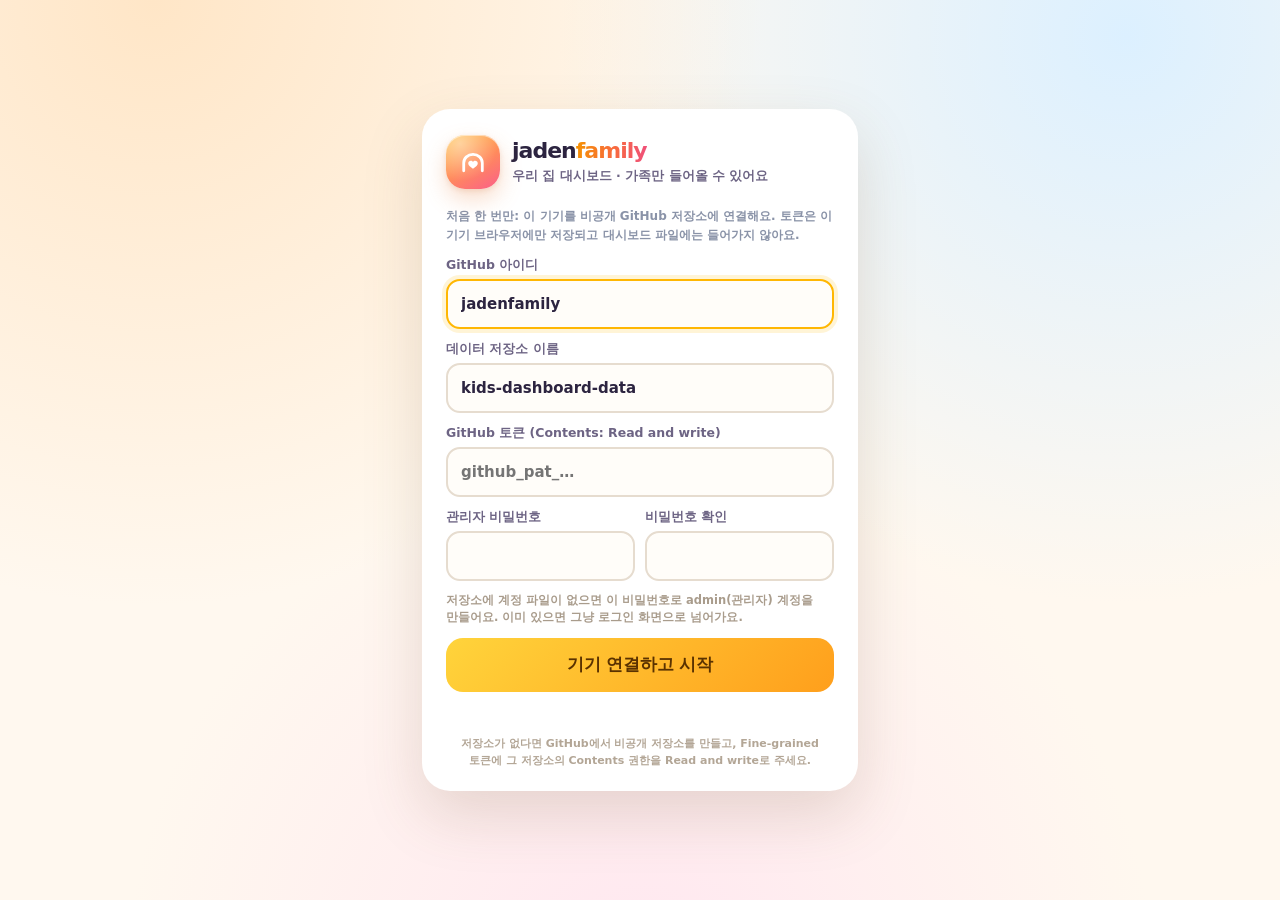
<file: index.html>
<!DOCTYPE html>
<html lang="ko">
<head>
<meta charset="utf-8">
<meta name="viewport" content="width=device-width, initial-scale=1, viewport-fit=cover">
<meta name="theme-color" content="#fff8ef">
<meta name="apple-mobile-web-app-capable" content="yes">
<meta name="apple-mobile-web-app-status-bar-style" content="default">
<meta name="format-detection" content="telephone=no">
<title>jadenfamily</title>
<meta name="description" content="우리 집 대시보드">
<meta name="apple-mobile-web-app-title" content="jadenfamily">
<meta property="og:title" content="jadenfamily">
<meta property="og:description" content="우리 집 대시보드">
<meta property="og:type" content="website">
<meta property="og:site_name" content="jadenfamily">
<meta property="og:url" content="https://jadenfamily.github.io/home/">
<meta property="og:locale" content="ko_KR">
<meta name="twitter:card" content="summary">
<meta name="twitter:title" content="jadenfamily">
<meta name="twitter:description" content="우리 집 대시보드">
<style>
  :root{
    --ink:#2c2440;
    --ink-2:#6d6484;
    --line:#f1e6da;
    --card:#ffffff;
    --shadow:0 10px 26px rgba(118,86,54,.10), 0 2px 6px rgba(118,86,54,.05);
    --r-lg:26px;
    --sun:#ff9f1c;
    --mint:#10b981;
    --grape:#7c5cfc;
    --pink:#ff5c8a;
    --sky:#3d9be9;
  }
  *{ box-sizing:border-box; }
  html,body{ margin:0; padding:0; }
  html{ -webkit-text-size-adjust:100%; }
  body{
    font-family:-apple-system, BlinkMacSystemFont, "Apple SD Gothic Neo", "Pretendard", "Noto Sans KR", "Malgun Gothic", "맑은 고딕", system-ui, "Segoe UI", Roboto, sans-serif;
    color:var(--ink);
    font-size:16px;
    line-height:1.45;
    min-height:100vh;
    background-color:#fff8ef;
    background-image:
      radial-gradient(circle at 8% -6%, #ffe6c7 0, rgba(255,230,199,0) 46%),
      radial-gradient(circle at 92% -2%, #dcf0ff 0, rgba(220,240,255,0) 44%),
      radial-gradient(circle at 50% 112%, #ffe7f0 0, rgba(255,231,240,0) 46%);
    background-attachment:fixed;
    -webkit-tap-highlight-color:transparent;
  }
  [hidden]{ display:none !important; }
  button{ font-family:inherit; }
  select,input{ font-family:inherit; }
  h1,h2,h3,p{ word-break:keep-all; }
  a{ color:inherit; }

  @keyframes popIn{ 0%{transform:scale(.94); opacity:0} 100%{transform:scale(1); opacity:1} }

  /* ---------- 허브 화면 ---------- */
  .portal{
    max-width:1180px; margin:0 auto;
    padding:clamp(14px,2.4vw,30px) clamp(12px,2.2vw,24px) calc(38px + env(safe-area-inset-bottom,0px));
    display:flex; flex-direction:column; gap:clamp(14px,2.2vw,24px);
  }
  .topbar{ display:flex; align-items:center; gap:12px; flex-wrap:wrap; }
  .brand{ display:flex; align-items:center; gap:12px; min-width:0; }

  /* ---------- 브랜드 마크 · 워드마크 ---------- */
  .jf-sprite{ position:absolute; width:0; height:0; overflow:hidden; }
  .brand-logo{
    position:relative; width:54px; height:54px; border-radius:19px; flex:0 0 auto;
    display:grid; place-items:center; overflow:hidden;
    background:linear-gradient(150deg,#ffc247 0%,#ff8a5c 54%,#fb5f8a 100%);
    box-shadow:0 10px 22px rgba(233,133,70,.28), 0 2px 5px rgba(198,110,60,.16), inset 0 1px 0 rgba(255,255,255,.5);
  }
  .brand-logo::before{
    content:''; position:absolute; inset:0;
    background:radial-gradient(circle at 26% 16%, rgba(255,255,255,.45) 0, rgba(255,255,255,0) 62%);
  }
  .brand-logo svg{ position:relative; width:34px; height:34px; display:block; }
  .brand-text{ min-width:0; }
  .brand-text h1.wm{
    margin:0; display:inline-flex; align-items:baseline; white-space:nowrap;
    font-size:clamp(21px,2.5vw,27px); font-weight:900; letter-spacing:-.045em; line-height:1.08;
  }
  .wm-a{ color:var(--ink); }
  .wm-b{
    color:#f2632f;
    background-image:linear-gradient(98deg,#f59300 0%,#f86b3c 52%,#ef4f7d 100%);
    -webkit-background-clip:text; background-clip:text;
    -webkit-text-fill-color:transparent;
    text-shadow:none;
  }
  @supports not ((-webkit-background-clip:text) or (background-clip:text)){
    .wm-b{ -webkit-text-fill-color:currentColor; color:#f2632f; }
  }
  .brand-sub{
    margin:4px 0 0; display:flex; align-items:center; gap:6px; flex-wrap:wrap;
    font-size:12px; font-weight:800; color:var(--ink-2);
  }
  .dot{ color:#cbbfae; }
  .sync-pill{
    font-size:11px; font-weight:900; padding:3px 8px; border-radius:999px; white-space:nowrap;
    background:#fff; color:#8a7f70; box-shadow:var(--shadow);
  }
  .sync-pill.ok{ background:#eefaf3; color:#0f7a55; }
  .sync-pill.sync{ background:#eef5ff; color:#2f6fb5; }
  .sync-pill.off{ background:#fff4e6; color:#b0610b; }
  .sync-pill.err{ background:#fff0f3; color:#c6415a; }

  .actions{ margin-left:auto; display:flex; align-items:center; gap:7px; flex-wrap:wrap; }
  .user-chip{ display:flex; align-items:center; gap:6px; background:#fff; border-radius:999px; padding:3px 8px 3px 4px; box-shadow:var(--shadow); }
  .uc-av{
    width:28px; height:28px; border-radius:10px; flex:0 0 auto; display:grid; place-items:center;
    background:linear-gradient(135deg,#ffe0a8,#ffc9dd); font-size:12.5px; font-weight:900; color:#8a4b00;
  }
  .uc-meta{ display:flex; flex-direction:column; line-height:1.15; min-width:0; }
  .uc-meta b{ font-size:12.5px; font-weight:900; white-space:nowrap; }
  .uc-role{ font-size:9.5px; font-weight:900; color:#a2937f; }
  .edit-btn{
    display:inline-flex; align-items:center; justify-content:center; gap:5px;
    min-height:44px; padding:0 14px; border:2px solid #f0e4d6; border-radius:14px;
    background:#fff; color:#5d5375; font-size:13px; font-weight:900; letter-spacing:-.01em;
    cursor:pointer; touch-action:manipulation; text-decoration:none; box-shadow:var(--shadow);
  }
  .edit-btn:active{ transform:translateY(1px); }
  .edit-btn .bi{ font-size:15px; line-height:1; }
  .edit-btn.out-btn{ background:linear-gradient(135deg,#fff3f6,#f7f4ff); color:#8a4b6b; border-color:#f6dde7; }

  .greet{ padding:2px 2px 0; }
  .greet h2{ margin:0; font-size:clamp(19px,2.6vw,27px); font-weight:900; letter-spacing:-.03em; }
  .greet p{ margin:6px 0 0; font-size:13px; font-weight:800; color:var(--ink-2); }

  .hub-grid{ display:grid; grid-template-columns:repeat(3,minmax(0,1fr)); gap:clamp(12px,1.6vw,18px); }
  .hub-tile{
    word-break:keep-all;
    position:relative; overflow:hidden;
    display:flex; flex-direction:column; gap:9px; text-align:left;
    min-height:236px; padding:22px;
    border-radius:28px; border:2px solid #f1e6da; background:#fff;
    box-shadow:0 10px 26px rgba(118,86,54,.09), 0 2px 6px rgba(118,86,54,.04);
    text-decoration:none; color:inherit; cursor:pointer; touch-action:manipulation;
    transition:transform .16s ease, box-shadow .16s ease;
    animation:popIn .3s cubic-bezier(.2,1.2,.4,1);
  }
  .hub-tile:hover{ transform:translateY(-2px); box-shadow:0 16px 34px rgba(118,86,54,.14), 0 3px 8px rgba(118,86,54,.05); }
  .hub-tile:active{ transform:scale(.99); }
  .hub-tile .ht-emoji{ font-size:46px; line-height:1; }
  .hub-tile .ht-body{ display:flex; flex-direction:column; gap:6px; min-width:0; }
  .hub-tile .ht-title{ font-size:21px; font-weight:900; letter-spacing:-.025em; line-height:1.25; }
  .hub-tile .ht-desc{ font-size:13px; font-weight:800; color:var(--ink-2); line-height:1.55; }
  .hub-tile .ht-go{ margin-top:auto; font-size:13px; font-weight:900; color:#0f6b8a; }
  .hub-tile.kids{ background:linear-gradient(155deg,#fff8e8 0%,#fff0f6 100%); border-color:#ffe2cc; }
  .hub-tile.fridge{ background:linear-gradient(155deg,#eaf7ff 0%,#f2f0ff 100%); border-color:#d9e8fb; }
  .hub-tile.ledger{ background:linear-gradient(155deg,#fffdf1 0%,#eefaf3 100%); border-color:#dceee3; }
  .hub-tile.chat{ background:linear-gradient(155deg,#f3f0ff 0%,#eaf6ff 100%); border-color:#e0daff; }
  .hub-tile.chat .ht-go{ color:#6a45d8; }
  .hub-tile .ht-badge{
    position:absolute; top:14px; right:14px; font-size:10.5px; font-weight:900; padding:4px 9px;
    border-radius:999px; background:#fff; color:#8a6a2f; box-shadow:0 2px 8px rgba(0,0,0,.07);
  }
  .hub-foot{ margin:2px 0 0; font-size:11.5px; font-weight:700; color:#a99c8c; line-height:1.6; text-align:center; }

  @media (min-width:721px){
    /* 카드가 4개가 되어 화면 폭에 맞춰 열 수를 정해요 (1280에서는 4열) */
    .hub-grid{ grid-template-columns:repeat(auto-fit,minmax(248px,1fr)); }
  }
  @media (max-width:720px){
    .hub-grid{ grid-template-columns:1fr; }
    .hub-tile{ min-height:0; flex-direction:row; align-items:center; gap:14px; padding:15px 16px; border-radius:22px; }
    .hub-tile .ht-emoji{ font-size:34px; }
    .hub-tile .ht-go{ margin:0 0 0 auto; white-space:nowrap; }
    .hub-tile .ht-badge{ display:none; }
  }
  @media (max-width:560px){
    .brand-logo{ width:46px; height:46px; border-radius:16px; }
    .brand-logo svg{ width:29px; height:29px; }
    .brand-text h1.wm{ font-size:20.5px; letter-spacing:-.04em; }
    .edit-btn{ min-height:40px; padding:0 11px; font-size:12px; }
    .uc-meta b{ font-size:11.5px; }
    .uc-role{ display:none; }
    .hub-tile{ padding:13px 14px; }
    .hub-tile .ht-title{ font-size:18px; }
    .hub-tile .ht-desc{ font-size:12px; }
  }

  /* ---------- 로그인 / 기기 연결 ---------- */
  .login{
    position:fixed; inset:0; z-index:95; display:flex; align-items:center; justify-content:center;
    padding:18px; overflow:auto;
    background:
      radial-gradient(circle at 12% 0%, #ffe6c7 0, rgba(255,230,199,0) 42%),
      radial-gradient(circle at 88% 4%, #dcf0ff 0, rgba(220,240,255,0) 40%),
      radial-gradient(circle at 50% 108%, #ffe7f0 0, rgba(255,231,240,0) 44%),
      #fff8ef;
  }
  .login-card{
    width:100%; max-width:436px; background:#fff; border-radius:28px; padding:26px 24px 22px;
    box-shadow:0 24px 60px rgba(118,86,54,.18);
  }
  .login-brand{ display:flex; align-items:center; gap:12px; margin-bottom:18px; }
  .login-brand .brand-logo{ width:54px; height:54px; border-radius:19px; }
  .login-brand .brand-logo svg{ width:34px; height:34px; }
  .login-brand h1.wm{ margin:0; display:inline-flex; align-items:baseline; font-size:22px; font-weight:900; letter-spacing:-.045em; line-height:1.1; }
  .login-brand p{ margin:3px 0 0; font-size:12.5px; font-weight:800; color:var(--ink-2); }
  .lf{ display:flex; flex-direction:column; gap:11px; }
  .lf label{ display:flex; flex-direction:column; gap:5px; font-size:12.5px; font-weight:900; color:#6d6484; }
  .lf input, .lf select{
    width:100%; min-height:50px; padding:10px 13px; border-radius:14px; border:2px solid #e6dccf;
    background:#fffdf9; font-size:15px; font-weight:800; color:var(--ink);
  }
  .lf input:focus, .lf select:focus{ outline:none; border-color:#ffb703; box-shadow:0 0 0 4px rgba(255,183,3,.16); }
  .lf-note{ margin:0; font-size:12px; font-weight:700; color:#8a93a8; line-height:1.55; }
  .lf-hint{ margin:0; font-size:11.5px; font-weight:700; color:#a99c8c; line-height:1.5; }
  .lf-row{ display:grid; grid-template-columns:1fr 1fr; gap:10px; }
  .lf label.lf-check{
    flex-direction:row; align-items:center; gap:9px; font-size:12.5px; font-weight:900;
    color:#6d6484; cursor:pointer; touch-action:manipulation; padding:2px 0;
  }
  .lf label.lf-check input[type="checkbox"]{
    width:20px; height:20px; min-height:0; padding:0; flex:0 0 auto; margin:0;
    accent-color:#ff9f1c; cursor:pointer;
  }
  .lf-btn{
    width:100%; min-height:54px; border:none; border-radius:17px; cursor:pointer; touch-action:manipulation;
    background:linear-gradient(135deg,#ffd43b,#ff9f1c); color:#5a3200;
    font-size:17px; font-weight:900; letter-spacing:-.01em; text-align:center;
    display:inline-flex; align-items:center; justify-content:center; text-decoration:none;
  }
  .lf-btn:active{ transform:translateY(1px); }
  .lf-btn:disabled{ opacity:.6; cursor:default; }
  .lf-msg{ margin:0; min-height:17px; font-size:12.5px; font-weight:800; color:#c6415a; line-height:1.45; }
  .lf-msg.ok{ color:#12805c; }
  .lf-link{ border:none; background:none; color:#7c6aa8; font-size:12.5px; font-weight:900; cursor:pointer; text-decoration:underline; padding:4px; }
  .lf-foot{ margin:4px 0 0; font-size:11px; font-weight:700; color:#b3a696; line-height:1.55; text-align:center; }

  /* ---------- 계정 관리 모달 ---------- */
  .hist{
    position:fixed; inset:0; z-index:85; display:flex; align-items:center; justify-content:center;
    padding:clamp(8px,1.6vw,22px); background:rgba(45,30,10,.45);
    -webkit-backdrop-filter:blur(3px); backdrop-filter:blur(3px);
    overflow:hidden; overscroll-behavior:contain; touch-action:none;
  }
  .hist-card{
    width:100%; max-width:700px; max-height:94vh; max-height:calc(100dvh - 20px); display:flex; flex-direction:column;
    background:#fffdf9; border-radius:28px; overflow:hidden;
    box-shadow:0 26px 64px rgba(0,0,0,.3); animation:popIn .3s cubic-bezier(.2,1.2,.4,1);
    overscroll-behavior:contain;
  }
  .hist-head{
    flex:0 0 auto; display:flex; align-items:center; justify-content:space-between; gap:10px;
    padding:13px 15px 11px; border-bottom:2px solid #f6ece0;
    background:linear-gradient(135deg,#fff6e6 0%,#f5efff 100%);
  }
  .hist-head h2{ margin:0; font-size:clamp(18px,2vw,21px); font-weight:900; letter-spacing:-.02em; }
  .hist-close{
    flex:0 0 auto; width:46px; height:46px; border-radius:15px; border:none; background:#fff;
    color:#8a7f70; font-size:17px; font-weight:900; cursor:pointer; touch-action:manipulation;
    box-shadow:0 4px 10px rgba(0,0,0,.07);
  }
  .hist-close:active{ transform:scale(.94); }
  .hist-body{
    padding:14px 16px 18px; overflow-y:auto; -webkit-overflow-scrolling:touch;
    overscroll-behavior:contain; touch-action:pan-y;
    display:flex; flex-direction:column; gap:13px;
  }
  .acct-list{ display:flex; flex-direction:column; gap:8px; }
  .acct-row{ display:flex; align-items:center; gap:9px; flex-wrap:wrap; background:#fff; border:2px solid #f4eadd; border-radius:16px; padding:9px 11px; }
  .acct-id{ display:flex; flex-direction:column; min-width:104px; }
  .acct-id b{ font-size:14px; font-weight:900; }
  .acct-id span{ font-size:11.5px; font-weight:800; color:#a2937f; }
  .acct-row select{
    margin-left:auto; min-height:40px; padding:4px 8px; border-radius:11px; border:2px solid #e6dccf;
    background:#fffdf9; color:var(--ink); font-size:13px; font-weight:800;
  }
  .ghost-btn{ min-height:40px; padding:6px 12px; border-radius:12px; border:2px solid #eadfd1; background:#fff; color:#6d6484; font-size:12.5px; font-weight:900; cursor:pointer; }
  .del-btn{ min-height:40px; padding:0 12px; border-radius:12px; border:none; background:#fff0f3; color:#c6415a; font-size:12.5px; font-weight:900; cursor:pointer; }
  .acct-pw{ display:flex; flex:1 1 100%; align-items:center; gap:7px; }
  .acct-pw input{ flex:1 1 auto; min-height:42px; padding:6px 11px; border-radius:11px; border:2px solid #e6dccf; font-size:14px; font-weight:800; }
  .acct-pw button{ width:auto; min-height:42px; padding:0 16px; font-size:13.5px; }
  .acct-add{ display:grid; grid-template-columns:1fr 1fr; gap:9px; margin-top:4px; padding-top:12px; border-top:2px dashed #f0e4d6; }
  .acct-add label{ display:flex; flex-direction:column; gap:4px; font-size:12px; font-weight:900; color:#6d6484; }
  .acct-add input, .acct-add select{ min-height:44px; padding:8px 11px; border-radius:12px; border:2px solid #e6dccf; font-size:14px; font-weight:800; background:#fffdf9; color:var(--ink); }
  .acct-add .full{ grid-column:1 / -1; }
  .acct-note{ margin:0; font-size:11.5px; font-weight:700; color:#a2937f; line-height:1.55; }
  .acct-connect{ display:flex; flex-direction:column; gap:9px; background:linear-gradient(135deg,#fff6e6 0%,#f1f6ff 100%); border:2px solid #ffe7c2; border-radius:18px; padding:12px 13px 13px; }
  .acct-connect-head{ display:flex; flex-direction:column; gap:3px; }
  .acct-connect-head b{ font-size:14px; font-weight:900; letter-spacing:-.01em; }
  .acct-connect-head span{ font-size:11.5px; font-weight:700; color:#8a7f70; line-height:1.5; }
  .acct-connect .lf-btn{ min-height:48px; font-size:15px; border-radius:14px; }
  .acct-linkbox{ display:flex; flex-direction:column; gap:5px; }
  .acct-linkbox p{ margin:0; font-size:11.5px; font-weight:800; color:#b0610b; line-height:1.5; }
  .acct-linkbox input{ width:100%; min-height:42px; padding:8px 11px; border-radius:11px; border:2px solid #e6dccf; background:#fff; color:#4b3f7a; font-size:12px; font-weight:700; }
  .acct-role-note{ font-size:11.5px; font-weight:700; color:#8a93a8; line-height:1.6; }
  .acct-dash{ display:flex; flex:1 1 100%; align-items:center; gap:6px; flex-wrap:wrap; padding-top:8px; margin-top:1px; border-top:1px dashed #f2e8dc; }
  .acct-dash-label{ flex:0 0 auto; font-size:11px; font-weight:900; color:#8a93a8; }
  .dash-chk{ display:inline-flex; align-items:center; gap:5px; min-height:34px; padding:0 10px; border-radius:11px; border:2px solid #e6dccf; background:#fffdf9; font-size:12px; font-weight:900; color:#6d6484; cursor:pointer; }
  .dash-chk input{ width:15px; height:15px; margin:0; accent-color:#f0a02a; }
  .dash-chk.on{ border-color:#ffd28a; background:#fff6e6; color:#a8620b; }
  .dash-always{ display:inline-flex; align-items:center; min-height:34px; padding:0 11px; border-radius:11px; background:#eef8f3; color:#0a6b50; font-size:12px; font-weight:900; }
  .acct-newdash{ display:flex; align-items:center; gap:6px; flex-wrap:wrap; padding-top:6px; }
  .hub-empty{ grid-column:1 / -1; display:flex; flex-direction:column; align-items:center; gap:6px; text-align:center; padding:34px 20px; border-radius:24px; border:2px dashed #eadfd1; background:#fffdf9; font-size:16px; font-weight:900; color:#6d6484; line-height:1.6; }
  .hub-empty span{ font-size:12.5px; font-weight:800; color:#a2937f; }

  /* ---------- 테스트 데이터 초기화 (관리자 전용) ---------- */
  .reset-note{ margin:0; font-size:11.5px; font-weight:800; color:#8a7f70; line-height:1.6; }
  .reset-note b{ color:#6d6484; }
  .reset-list{ display:flex; flex-direction:column; gap:11px; }
  .reset-card{
    display:flex; flex-direction:column; gap:9px; padding:14px 14px 13px;
    border-radius:20px; border:2px solid #f1e6da; background:#fffdf9;
  }
  .reset-card.kids{ border-color:#ffe3b8; background:linear-gradient(140deg,#fff8ea 0%,#fffdf9 62%); }
  .reset-card.fridge{ border-color:#cfe9ff; background:linear-gradient(140deg,#f1f9ff 0%,#fffdf9 62%); }
  .reset-card.ledger{ border-color:#e6dfff; background:linear-gradient(140deg,#f6f3ff 0%,#fffdf9 62%); }
  .reset-head{ display:flex; align-items:center; gap:8px; }
  .reset-head .re-emoji{ font-size:19px; line-height:1; }
  .reset-head b{ font-size:14.5px; font-weight:900; letter-spacing:-.015em; }
  .reset-lines{ margin:0; padding:0; list-style:none; display:flex; flex-direction:column; gap:4px; }
  .reset-lines li{ position:relative; padding-left:13px; font-size:11.5px; font-weight:800; color:#8a7f70; line-height:1.5; }
  .reset-lines li:before{ content:'·'; position:absolute; left:2px; top:0; font-weight:900; }
  .reset-lines li b{ color:#6d6484; }
  .reset-lines li.keep{ color:#0f7a55; }
  .reset-lines li.keep b{ color:#0a6b50; }
  .reset-btn{
    min-height:46px; border:none; border-radius:14px; cursor:pointer; touch-action:manipulation;
    background:linear-gradient(135deg,#ffb15c,#ff7f7f); color:#fff; font-size:14px; font-weight:900;
    box-shadow:0 8px 18px rgba(255,140,90,.28);
  }
  .reset-btn:active{ transform:translateY(1px); }
  .reset-btn:disabled{ opacity:.55; box-shadow:none; cursor:default; }
  .reset-msg{ margin:0; font-size:11.5px; font-weight:900; color:#0f7a55; line-height:1.5; }
  .reset-msg.err{ color:#c6415a; }
  .reset-msg:empty{ display:none; }

  /* ---------- 백업 · 복구 (관리자 전용) ---------- */
  .bak-note{ margin:0; font-size:11.5px; font-weight:800; color:#8a7f70; line-height:1.6; }
  .bak-note b{ color:#6d6484; }
  .bak-hero{
    display:flex; flex-direction:column; gap:9px; padding:14px;
    border-radius:20px; border:2px solid #d9e8fb;
    background:linear-gradient(140deg,#eef7ff 0%,#fffdf9 64%);
  }
  .bak-hero-head{ display:flex; flex-direction:column; gap:3px; }
  .bak-hero-head b{ font-size:14.5px; font-weight:900; letter-spacing:-.015em; }
  .bak-hero-head span{ font-size:11.5px; font-weight:800; color:#8a7f70; line-height:1.5; }
  .bak-btn{
    min-height:46px; border:none; border-radius:14px; cursor:pointer; touch-action:manipulation;
    background:linear-gradient(135deg,#7fc7ff,#7c5cfc); color:#fff; font-size:14px; font-weight:900;
    box-shadow:0 8px 18px rgba(110,140,255,.26);
  }
  .bak-btn:active{ transform:translateY(1px); }
  .bak-btn:disabled{ opacity:.55; box-shadow:none; cursor:default; }
  .bak-msg{ margin:0; font-size:11.5px; font-weight:900; color:#0f7a55; line-height:1.55; white-space:pre-line; }
  .bak-msg.err{ color:#c6415a; }
  .bak-msg:empty{ display:none; }
  .bak-sec{ display:flex; align-items:baseline; justify-content:space-between; gap:8px; padding-top:2px; }
  .bak-sec b{ font-size:13.5px; font-weight:900; letter-spacing:-.01em; }
  .bak-sec span{ font-size:11px; font-weight:800; color:#a2937f; }
  .bak-list{ display:flex; flex-direction:column; gap:8px; }
  .bak-row{
    display:flex; align-items:center; gap:10px; flex-wrap:wrap; padding:11px 12px;
    border-radius:16px; border:2px solid #f1e6da; background:#fff;
  }
  .bak-row.today{ border-color:#ffd9a3; background:linear-gradient(135deg,#fff8ec 0%,#fff 70%); }
  .bak-when{ display:flex; flex-direction:column; gap:2px; min-width:126px; flex:1 1 126px; }
  .bak-when b{ font-size:13.5px; font-weight:900; letter-spacing:-.01em; }
  .bak-when span{ font-size:11px; font-weight:800; color:#a2937f; line-height:1.45; }
  .bak-btns{ display:flex; gap:6px; flex-wrap:wrap; margin-left:auto; }
  .bak-btns button{
    min-height:40px; padding:0 12px; border-radius:12px; cursor:pointer; touch-action:manipulation;
    border:2px solid #eadfd1; background:#fff; color:#6d6484; font-size:12.5px; font-weight:900;
  }
  .bak-btns button:active{ transform:translateY(1px); }
  .bak-btns button:disabled{ opacity:.55; cursor:default; }
  .bak-btns .bak-go{ border:none; background:linear-gradient(135deg,#cfe6ff,#dcd4ff); color:#3a3a8a; }
  .bak-empty{
    display:flex; flex-direction:column; align-items:center; gap:5px; text-align:center; padding:26px 18px;
    border-radius:18px; border:2px dashed #eadfd1; background:#fffdf9;
    font-size:13.5px; font-weight:900; color:#6d6484; line-height:1.55;
  }
  .bak-empty span{ font-size:11.5px; font-weight:800; color:#a2937f; }
  .bak-empty b{ color:#6d6484; }

  /* ---------- 토스트 ---------- */
  .toast{
    position:fixed; left:50%; bottom:calc(20px + env(safe-area-inset-bottom,0px)); transform:translate(-50%,14px);
    opacity:0; pointer-events:none; z-index:200; max-width:min(92vw,460px);
    background:#3a3228; color:#fffdf9; font-size:13.5px; font-weight:800; line-height:1.45; text-align:center;
    padding:12px 16px; border-radius:16px; box-shadow:0 12px 30px rgba(0,0,0,.3);
    transition:opacity .22s ease, transform .22s ease;
  }
  .toast.show{ opacity:1; transform:translate(-50%,0); }

  @media (max-width:560px){
    .acct-add{ grid-template-columns:1fr; }
    .bak-when{ flex:1 1 100%; }
    .bak-btns{ width:100%; margin-left:0; }
    .bak-btns button{ flex:1 1 0; }
    .hist-body{ padding:12px 12px 16px; }
    .login-card{ padding:22px 18px 18px; border-radius:24px; }
  }
  @media (prefers-reduced-motion:reduce){
    *{ animation-duration:.001s !important; transition-duration:.001s !important; }
  }
</style>
</head>
<body>

<svg class="jf-sprite" aria-hidden="true" focusable="false">
  <defs>
    <symbol id="jfMark" viewBox="0 0 52 52">
      <path d="M11.8 39.4V27.4C11.8 20.1 18.1 14.4 26 14.4s14.2 5.7 14.2 13v12" fill="none" stroke="#fff" stroke-width="4.3" stroke-linecap="round"/>
      <path d="M26 36.4c-4.5-3.1-7.3-5.5-7.3-8.5 0-2.2 1.8-3.95 4-3.95 1.45 0 2.65.75 3.3 1.95.65-1.2 1.85-1.95 3.3-1.95 2.2 0 4 1.75 4 3.95 0 3-2.8 5.4-7.3 8.5z" fill="#fff"/>
    </symbol>
  </defs>
</svg>

<div class="portal" id="portalRoot" hidden>
  <header class="topbar">
    <div class="brand">
      <span class="brand-logo" aria-hidden="true"><svg viewBox="0 0 52 52"><use href="#jfMark"/></svg></span>
      <div class="brand-text">
        <h1 class="wm"><span class="wm-a">jaden</span><span class="wm-b">family</span></h1>
        <p class="brand-sub">
          <span id="dateLine">-</span>
          <span class="dot">·</span>
          <span id="clockLine">-</span>
          <span class="sync-pill" id="syncPill">☁️ 준비</span>
        </p>
      </div>
    </div>
    <div class="actions">
      <div class="user-chip" id="userChip" hidden>
        <span class="uc-av" id="ucAv">·</span>
        <span class="uc-meta"><b id="ucName">-</b><span class="uc-role" id="ucRole">-</span></span>
      </div>
      <button class="edit-btn" type="button" id="backupBtn" data-act="backup-open" aria-haspopup="dialog" hidden><span class="bi" aria-hidden="true">💾</span><span class="bl">백업</span></button>
      <button class="edit-btn" type="button" id="resetBtn" data-act="reset-open" aria-haspopup="dialog" hidden><span class="bi" aria-hidden="true">🧹</span><span class="bl">초기화</span></button>
      <button class="edit-btn" type="button" id="accountsBtn" data-act="accounts-open" aria-haspopup="dialog" hidden><span class="bi" aria-hidden="true">👥</span><span class="bl">계정</span></button>
      <button class="edit-btn out-btn" type="button" data-act="logout"><span class="bi" aria-hidden="true">⏻</span><span class="bl">로그아웃</span></button>
    </div>
  </header>

  <section class="greet">
    <h2>오늘은 어디로 갈까요?</h2>
    <p id="greetSub">가족 대시보드를 골라 주세요.</p>
  </section>

  <main class="hub-grid" id="hubGrid" aria-label="가족 대시보드 목록"></main>

  <p class="hub-foot">우리 집 대시보드 · 가족 모두 함께 쓰는 공간이에요 🌿</p>
</div>

<div class="login" id="loginScreen" hidden>
  <div class="login-card">
    <div class="login-brand">
      <span class="brand-logo" aria-hidden="true"><svg viewBox="0 0 52 52"><use href="#jfMark"/></svg></span>
      <div>
        <h1 class="wm"><span class="wm-a">jaden</span><span class="wm-b">family</span></h1>
        <p>우리 집 대시보드 · 가족만 들어올 수 있어요</p>
      </div>
    </div>
    <div id="loginBody"></div>
  </div>
</div>

<div class="hist" id="acctModal" hidden role="dialog" aria-modal="true" aria-labelledby="acctTitle">
  <div class="hist-card">
    <div class="hist-head">
      <h2 id="acctTitle">👥 계정 관리</h2>
      <button class="hist-close" type="button" data-act="accounts-close" aria-label="계정 관리 닫기">✕</button>
    </div>
    <div class="hist-body" id="acctBody"></div>
  </div>
</div>

<div class="hist" id="resetModal" hidden role="dialog" aria-modal="true" aria-labelledby="resetTitle">
  <div class="hist-card">
    <div class="hist-head">
      <h2 id="resetTitle">🧹 테스트 데이터 초기화</h2>
      <button class="hist-close" type="button" data-act="reset-close" aria-label="초기화 창 닫기">✕</button>
    </div>
    <div class="hist-body" id="resetBody"></div>
  </div>
</div>

<div class="hist" id="backupModal" hidden role="dialog" aria-modal="true" aria-labelledby="backupTitle">
  <div class="hist-card">
    <div class="hist-head">
      <h2 id="backupTitle">💾 백업 · 복구</h2>
      <button class="hist-close" type="button" data-act="backup-close" aria-label="백업 창 닫기">✕</button>
    </div>
    <div class="hist-body" id="backupBody"></div>
  </div>
</div>

<div class="toast" id="dashToast" role="status" aria-live="polite"></div>

<script>
(function () {
  'use strict';

  /* ============ 기본값 / 상수 ============ */
  var API_BASE = 'https://api.github.com';
  var DEFAULT_OWNER = 'jadenfamily';
  var DEFAULT_REPO = 'kids-dashboard-data';

  /* 아이 대시보드·냉장고 대시보드와 똑같은 키를 써요 (같은 주소라서 로그인이 함께 이어져요) */
  var DEVICE_KEY = 'kidsDashboard.device.v1';
  var USERS_CACHE_KEY = 'kidsDashboard.users.v1';
  var SHA_KEY = 'kidsDashboard.sha.v1';
  var LAST_ID_KEY = 'kidsDashboard.lastId';
  var LAST_REMEMBER_KEY = 'kidsDashboard.remember';
  var SESSION_KEY = 'kidsDashboard.session.v1';
  var HUB_LAST_KEY = 'kidsDashboard.hub.last';
  var SESSION_MS = 30 * 24 * 60 * 60 * 1000; /* 로그인 유지 30일 */

  var ROLES = {
    admin: { label: '관리자', perms: { check: 1, sticker: 1, stickerManage: 1, edit: 1, reset: 1, history: 1, accounts: 1 } },
    parent: { label: '보호자', perms: { check: 1, sticker: 1, stickerManage: 1, edit: 1, reset: 1, history: 1 } },
    child: { label: '아이', perms: { check: 1, sticker: 1, history: 1 } },
    viewer: { label: '보기 전용', perms: { history: 1 } }
  };

  /* 가족 대시보드 목록 (여기에 한 줄씩 추가하면 카드가 생겨요) */
  var DASHBOARDS = [
    { id: 'kids', emoji: '🌟', title: "Jaden's Today", desc: '하루 루틴 · 칭찬 스티커 · 학원 시간표', kind: 'link', cls: 'kids', url: '../kids-dashboard/' },
    { id: 'fridge', emoji: '🧊', title: '냉장고 파먹기', desc: '식재료 재고 · 장보기 알림 · 주간 식단', kind: 'link', cls: 'fridge', url: '../fridge-dashboard/' },
    { id: 'ledger', emoji: '📒', title: '가계부', desc: '수입·고정비·변동지출과 예산을 한곳에', kind: 'link', cls: 'ledger', url: '../ledger-dashboard/' },
    { id: 'office', emoji: '🏢', title: 'AI 사무실', desc: 'CS·기획·디자인·개발·QC·리서치 팀에게 맡기고 대표님 결재로 마무리', kind: 'link', cls: 'chat', url: 'office.html', adminOnly: true }
  ];

  /* 계정별로 갈 수 있는 대시보드 (관리자는 언제나 전부) */
  var DASH_IDS = ['kids', 'fridge', 'ledger'];
  var DASH_DEFAULTS = {
    admin: ['kids', 'fridge', 'ledger'],
    parent: ['kids', 'fridge', 'ledger'],
    viewer: ['kids', 'fridge', 'ledger'],
    child: ['kids']
  };
  function dashboardsFor(u) {
    if (!u) return [];
    if (u.role === 'admin') return DASH_IDS.slice();
    if (Object.prototype.toString.call(u.dashboards) === '[object Array]') {
      var out = [];
      for (var i = 0; i < u.dashboards.length; i++) {
        var id = String(u.dashboards[i] == null ? '' : u.dashboards[i]);
        if (DASH_IDS.indexOf(id) >= 0 && out.indexOf(id) < 0) out.push(id);
      }
      return out;
    }
    var def = DASH_DEFAULTS[u.role] || DASH_IDS;
    return def.slice();
  }
  function dashAllowed(u, id) { return dashboardsFor(u).indexOf(id) >= 0; }
  function dashTitle(id) {
    for (var i = 0; i < DASHBOARDS.length; i++) if (DASHBOARDS[i].id === id) return DASHBOARDS[i].title;
    return id;
  }
  function dashNames(ids) {
    var out = [];
    for (var i = 0; i < ids.length; i++) out.push(dashTitle(ids[i]));
    return out.join(' · ');
  }

  var cloud = { conn: null, users: null, me: null, session: null, status: 'idle', statusAt: 0, sha: {} };
  var acct = { pwFor: '', msg: '', busy: false, link: '' };
  var connectPrefill = null;
  var connectJustDone = false;
  var DAY_NAMES = ['일', '월', '화', '수', '목', '금', '토'];

  /* ============ 작은 도구들 ============ */
  function pad2(n) { return (n < 10 ? '0' : '') + n; }
  function esc(s) {
    return String(s == null ? '' : s).replace(/[&<>"']/g, function (c) {
      if (c === '&') return '&amp;';
      if (c === '<') return '&lt;';
      if (c === '>') return '&gt;';
      if (c === '"') return '&quot;';
      return '&#39;';
    });
  }
  function fmtDate(d) {
    return (d.getMonth() + 1) + '월 ' + d.getDate() + '일 ' + DAY_NAMES[d.getDay()] + '요일';
  }
  function fmtClock(d) {
    var h = d.getHours();
    var ap = h < 12 ? '오전' : '오후';
    var h12 = h % 12;
    if (h12 === 0) h12 = 12;
    return ap + ' ' + h12 + ':' + pad2(d.getMinutes());
  }
  function roleLabel(role) { return (ROLES[role] && ROLES[role].label) || '보기 전용'; }
  function roleOptions(sel) {
    var out = '';
    for (var key in ROLES) {
      if (!Object.prototype.hasOwnProperty.call(ROLES, key)) continue;
      out += '<option value="' + key + '"' + (key === sel ? ' selected' : '') + '>' + ROLES[key].label + '</option>';
    }
    return out;
  }
  function initialOf(name) {
    var s = String(name || '').trim();
    return s ? s.slice(0, 1) : '·';
  }
  function can(perm) {
    if (!cloud || !cloud.me) return false;
    var r = ROLES[cloud.me.role];
    return !!(r && r.perms && r.perms[perm]);
  }
  function lsGet(k) { try { return window.localStorage.getItem(k); } catch (e) { return null; } }
  function lsSet(k, v) { try { window.localStorage.setItem(k, v); return true; } catch (e) { return false; } }
  function lsDel(k) { try { window.localStorage.removeItem(k); } catch (e) { /* 무시 */ } }
  function ssGet(k) { try { return window.sessionStorage.getItem(k); } catch (e) { return null; } }
  function ssSet(k, v) { try { window.sessionStorage.setItem(k, v); return true; } catch (e) { return false; } }
  function ssDel(k) { try { window.sessionStorage.removeItem(k); } catch (e) { /* 무시 */ } }
  function fieldVal(id) { var el = document.getElementById(id); return el ? String(el.value == null ? '' : el.value) : ''; }

  function randomHex(n) {
    var bytes = new Uint8Array(n);
    if (window.crypto && window.crypto.getRandomValues) window.crypto.getRandomValues(bytes);
    else for (var i = 0; i < n; i++) bytes[i] = Math.floor(Math.random() * 256);
    return bytesToHex(bytes);
  }
  function bytesToHex(bytes) {
    var s = '';
    for (var i = 0; i < bytes.length; i++) s += ('0' + bytes[i].toString(16)).slice(-2);
    return s;
  }
  async function sha256Hex(text) {
    if (!(window.crypto && window.crypto.subtle && window.crypto.subtle.digest)) {
      throw new Error('이 브라우저에서는 암호화 기능을 쓸 수 없어요. Safari/Chrome을 최신 버전으로 올려 주세요.');
    }
    var buf = await window.crypto.subtle.digest('SHA-256', new TextEncoder().encode(String(text)));
    return bytesToHex(new Uint8Array(buf));
  }
  function hashPassword(pw, salt) { return sha256Hex(String(salt) + ':' + String(pw)); }

  /* ============ 기기 연결 정보 / 캐시 ============ */
  function loadDevice() {
    try {
      var j = JSON.parse(lsGet(DEVICE_KEY) || 'null');
      if (j && j.owner && j.repo && j.token) return { owner: j.owner, repo: j.repo, token: j.token, branch: j.branch || 'main', at: j.at || 0 };
    } catch (e) { /* 무시 */ }
    return null;
  }
  function saveDevice(c) { if (c) lsSet(DEVICE_KEY, JSON.stringify(c)); else lsDel(DEVICE_KEY); }

  function clearSession() {
    lsDel(SESSION_KEY);
    ssDel(SESSION_KEY);
    cloud.session = null;
  }
  function loadSession() {
    var raw = lsGet(SESSION_KEY);
    var store = 'local';
    if (!raw) { raw = ssGet(SESSION_KEY); store = 'session'; }
    if (!raw) return null;
    var j = null;
    try { j = JSON.parse(raw); } catch (e) { j = null; }
    if (!j || !j.id) { clearSession(); return null; }
    var exp = Number(j.expiresAt) || 0;
    if (store === 'local' && (!exp || exp <= Date.now())) { clearSession(); return null; } /* 30일 만료 */
    return {
      id: String(j.id),
      name: String(j.name || j.id),
      role: ROLES[j.role] ? j.role : 'viewer',
      dashboards: Object.prototype.toString.call(j.dashboards) === '[object Array]' ? j.dashboards : null,
      store: store,
      issuedAt: Number(j.issuedAt) || 0,
      expiresAt: exp
    };
  }
  function saveSession(me, remember, prev) {
    if (!me || !me.id) return null;
    var now = Date.now();
    var keepExp = (prev && prev.store === 'local' && prev.expiresAt > now) ? prev.expiresAt : 0;
    var s = {
      version: 1,
      id: me.id,
      name: me.name || me.id,
      role: ROLES[me.role] ? me.role : 'viewer',
      dashboards: dashboardsFor(me),
      store: remember ? 'local' : 'session',
      issuedAt: (prev && prev.issuedAt) || now,
      expiresAt: remember ? (keepExp || (now + SESSION_MS)) : 0
    };
    clearSession();
    var ok = remember ? lsSet(SESSION_KEY, JSON.stringify(s)) : ssSet(SESSION_KEY, JSON.stringify(s));
    if (!ok) return null;
    cloud.session = s;
    return s;
  }
  function loadUsersCache() { try { return JSON.parse(lsGet(USERS_CACHE_KEY) || 'null'); } catch (e) { return null; } }
  function saveUsersCache(u) { if (u) lsSet(USERS_CACHE_KEY, JSON.stringify(u)); }
  function loadShaCache() { try { return JSON.parse(lsGet(SHA_KEY) || '{}') || {}; } catch (e) { return {}; } }
  function rememberSha(p, sha) { if (!p || !sha) return; cloud.sha[p] = sha; lsSet(SHA_KEY, JSON.stringify(cloud.sha || {})); }

  /* ============ GitHub Contents API ============ */
  function ghHeaders(token) {
    return {
      'Authorization': 'Bearer ' + (token || (cloud.conn && cloud.conn.token) || ''),
      'Accept': 'application/vnd.github+json',
      'X-GitHub-Api-Version': '2022-11-28'
    };
  }
  function ghBase() { return API_BASE + '/repos/' + encodeURIComponent(cloud.conn.owner) + '/' + encodeURIComponent(cloud.conn.repo); }
  function b64encodeUtf8(str) {
    var bytes = new TextEncoder().encode(String(str));
    var bin = '';
    for (var i = 0; i < bytes.length; i++) bin += String.fromCharCode(bytes[i]);
    return window.btoa(bin);
  }
  function b64decodeUtf8(b64) {
    var bin = window.atob(String(b64 || '').replace(/\s/g, ''));
    var bytes = new Uint8Array(bin.length);
    for (var i = 0; i < bin.length; i++) bytes[i] = bin.charCodeAt(i);
    if (window.TextDecoder) return new TextDecoder('utf-8').decode(bytes);
    return decodeURIComponent(escape(bin));
  }

  async function ghGet(path) {
    var branch = (cloud.conn && cloud.conn.branch) || 'main';
    var url = ghBase() + '/contents/' + path + '?ref=' + encodeURIComponent(branch) + '&_=' + Date.now();
    try {
      var res = await window.fetch(url, { headers: ghHeaders(), cache: 'no-store' });
      if (res.status === 404) return { ok: true, missing: true };
      if (res.status === 401) return { ok: false, status: 401, error: '토큰이 올바르지 않아요' };
      if (res.status === 403) return { ok: false, status: 403, error: '권한이 없어요' };
      if (!res.ok) return { ok: false, status: res.status, error: 'HTTP ' + res.status };
      var j = await res.json();
      if (Object.prototype.toString.call(j) === '[object Array]') return { ok: true, list: j };
      var text = j && j.content ? b64decodeUtf8(j.content) : '';
      var data = null;
      if (text) { try { data = JSON.parse(text); } catch (e) { data = null; } }
      rememberSha(path, j && j.sha);
      return { ok: true, data: data, sha: j && j.sha, raw: text };
    } catch (e) {
      return { ok: false, status: 0, error: '네트워크에 연결하지 못했어요' };
    }
  }

  async function ghPut(path, obj, message) {
    var payload = {
      message: message || ('업데이트: ' + path),
      content: b64encodeUtf8(JSON.stringify(obj, null, 2)),
      branch: (cloud.conn && cloud.conn.branch) || 'main'
    };
    if (cloud.sha[path]) payload.sha = cloud.sha[path];
    for (var attempt = 0; attempt < 3; attempt++) {
      try {
        var res = await window.fetch(ghBase() + '/contents/' + path, {
          method: 'PUT', headers: ghHeaders(), body: JSON.stringify(payload)
        });
        if (res.ok) {
          var j = await res.json();
          rememberSha(path, j && j.content && j.content.sha);
          return { ok: true };
        }
        if (res.status === 409 || res.status === 422 || res.status === 404) {
          var cur = await ghGet(path);
          if (!cur.ok) return { ok: false, status: cur.status, error: cur.error };
          if (cur.missing) delete payload.sha;
          else payload.sha = cur.sha;
          continue;
        }
        if (res.status === 401) return { ok: false, status: 401, error: '토큰이 올바르지 않아요' };
        if (res.status === 403) return { ok: false, status: 403, error: '쓰기 권한이 없어요' };
        return { ok: false, status: res.status, error: 'HTTP ' + res.status };
      } catch (e) {
        return { ok: false, status: 0, error: '네트워크에 연결하지 못했어요' };
      }
    }
    return { ok: false, status: 409, error: '다른 기기에서 먼저 저장했어요' };
  }

  /* ============ 연결 상태 표시 ============ */
  function setSync(status) { cloud.status = status; cloud.statusAt = Date.now(); renderSyncPill(); }
  function renderSyncPill() {
    var el = document.getElementById('syncPill');
    if (!el) return;
    if (!cloud.conn) { el.className = 'sync-pill'; el.textContent = '☁️ 연결 전'; return; }
    if (!cloud.me) { el.className = 'sync-pill'; el.textContent = '🔐 로그인 전'; return; }
    if (cloud.status === 'offline') { el.className = 'sync-pill off'; el.textContent = '📴 오프라인'; return; }
    if (cloud.status === 'error') { el.className = 'sync-pill err'; el.textContent = '⚠️ 연결 오류'; return; }
    if (cloud.status === 'syncing') { el.className = 'sync-pill sync'; el.textContent = '☁️ 확인 중…'; return; }
    if (cloud.status === 'ok') {
      el.className = 'sync-pill ok';
      var d = new Date(cloud.statusAt || Date.now());
      el.textContent = '☁️ 연결됨 ' + pad2(d.getHours()) + ':' + pad2(d.getMinutes());
      return;
    }
    el.className = 'sync-pill';
    el.textContent = '☁️ 준비';
  }

  /* ============ 허브 화면 ============ */
  function renderClock() {
    var now = new Date();
    var dEl = document.getElementById('dateLine');
    var cEl = document.getElementById('clockLine');
    if (dEl) dEl.textContent = fmtDate(now);
    if (cEl) cEl.textContent = fmtClock(now);
  }

  function renderGreeting() {
    var sub = document.getElementById('greetSub');
    if (!sub) return;
    var name = (cloud.me && (cloud.me.name || cloud.me.id)) || '';
    sub.textContent = name ? name + '님, 가고 싶은 곳을 골라 주세요.' : '가고 싶은 곳을 골라 주세요.';
  }

  function renderHub() {
    var grid = document.getElementById('hubGrid');
    if (!grid) return;
    var last = lsGet(HUB_LAST_KEY) || '';
    var allowed = dashboardsFor(cloud.me);
    var html = '';
    for (var i = 0; i < DASHBOARDS.length; i++) {
      var d = DASHBOARDS[i];
      /* 이 계정이 갈 수 있는 곳만 보여 줘요. AI 사무실은 관리자에게만 보여요 */
      if (d.adminOnly ? !isAdmin() : allowed.indexOf(d.id) < 0) continue;
      var badge = (d.kind !== 'soon' && last === d.id) ? '<span class="ht-badge">최근 사용</span>' : '';
      var body = '<span class="ht-emoji" aria-hidden="true">' + d.emoji + '</span>' +
        '<span class="ht-body"><span class="ht-title">' + esc(d.title) + '</span>' +
        '<span class="ht-desc">' + esc(d.desc) + '</span></span>';
      if (d.kind === 'link') {
        html += '<a class="hub-tile ' + d.cls + '" href="' + esc(d.url) + '" data-act="hub-go" data-id="' + esc(d.id) + '">' +
          badge + body + '<span class="ht-go">열기 →</span></a>';
      } else {
        html += '<div class="hub-tile ' + d.cls + '">' + badge + body + '<span class="ht-go">준비 중 🚧</span></div>';
      }
    }
    if (!html) {
      html = '<div class="hub-empty">🔒 열 수 있는 대시보드가 아직 없어요.<span>관리자에게 허용된 대시보드를 요청해 주세요.</span></div>';
    }
    grid.innerHTML = html;
  }

  function applyUserUi() {
    var me = cloud.me;
    var chip = document.getElementById('userChip');
    if (chip) chip.hidden = !me;
    if (!me) return;
    var av = document.getElementById('ucAv');
    if (av) av.textContent = initialOf(me.name || me.id);
    var nm = document.getElementById('ucName');
    if (nm) nm.textContent = me.name || me.id;
    var rl = document.getElementById('ucRole');
    if (rl) rl.textContent = roleLabel(me.role) + ' · ' + me.id;
  }

  function applyPermissions() {
    var accBtn = document.getElementById('accountsBtn');
    if (accBtn) accBtn.hidden = !can('accounts');
    /* 초기화·백업은 관리자만 — 보호자도 볼 수 없어요 */
    var rBtn = document.getElementById('resetBtn');
    if (rBtn) rBtn.hidden = !isAdmin();
    var bBtn = document.getElementById('backupBtn');
    if (bBtn) bBtn.hidden = !isAdmin();
  }

  function enterPortal() {
    var login = document.getElementById('loginScreen');
    var portal = document.getElementById('portalRoot');
    if (login) login.hidden = true;
    if (portal) portal.hidden = false;
    renderClock();
    applyUserUi();
    applyPermissions();
    renderGreeting();
    renderHub();
    setSync(navigator.onLine === false ? 'offline' : 'ok');
    maybeAutoBackup(); /* 관리자면 하루 한 번, 조용히 오늘 백업을 남겨요 */
  }

  /* ============ 로그인 화면 ============ */
  function showLogin(mode) {
    var login = document.getElementById('loginScreen');
    var portal = document.getElementById('portalRoot');
    if (portal) portal.hidden = true;
    if (login) login.hidden = false;
    closeAccounts(); /* 계정 팝업이 열려 있었다면 닫고 배경 스크롤 잠금도 푼다 */
    closeReset(); /* 초기화 팝업도 마찬가지 */
    closeBackup(); /* 백업 팝업도 마찬가지 */
    renderLoginBody(mode || (cloud.conn ? 'login' : 'setup'));
    renderSyncPill();
  }

  function renderLoginBody(mode) {
    var body = document.getElementById('loginBody');
    if (!body) return;
    body.innerHTML = (mode === 'setup') ? setupHtml() : loginHtml();
    var first = body.querySelector('input');
    if (first) { try { first.focus(); } catch (e) { /* 무시 */ } }
  }

  function setupHtml() {
    var c = cloud.conn || connectPrefill || {};
    return '<form class="lf" id="setupForm" autocomplete="off">' +
      '<p class="lf-note">처음 한 번만: 이 기기를 <b>비공개 GitHub 저장소</b>에 연결해요. 토큰은 이 기기 브라우저에만 저장되고 대시보드 파일에는 들어가지 않아요.</p>' +
      '<label>GitHub 아이디<input id="setupOwner" value="' + esc(c.owner || DEFAULT_OWNER) + '" maxlength="39" spellcheck="false"></label>' +
      '<label>데이터 저장소 이름<input id="setupRepo" value="' + esc(c.repo || DEFAULT_REPO) + '" maxlength="100" spellcheck="false"></label>' +
      '<label>GitHub 토큰 (Contents: Read and write)<input id="setupToken" type="password" placeholder="github_pat_…" autocomplete="off" spellcheck="false"></label>' +
      '<div class="lf-row"><label>관리자 비밀번호<input id="setupPw" type="password" maxlength="64" autocomplete="new-password"></label>' +
      '<label>비밀번호 확인<input id="setupPw2" type="password" maxlength="64" autocomplete="new-password"></label></div>' +
      '<p class="lf-hint">저장소에 계정 파일이 없으면 이 비밀번호로 <b>admin(관리자)</b> 계정을 만들어요. 이미 있으면 그냥 로그인 화면으로 넘어가요.</p>' +
      '<button class="lf-btn" id="setupBtn" type="submit">기기 연결하고 시작</button>' +
      '<p class="lf-msg" id="setupMsg"></p>' +
      (cloud.conn ? '<button class="lf-link" type="button" data-act="relink-cancel">로그인 화면으로</button>' : '') +
      '<p class="lf-foot">저장소가 없다면 GitHub에서 비공개 저장소를 만들고, Fine-grained 토큰에 그 저장소의 Contents 권한을 Read and write로 주세요.</p>' +
      '</form>';
  }

  function loginHtml() {
    var lastId = lsGet(LAST_ID_KEY);
    if (lastId === null || lastId === '') lastId = connectJustDone ? '' : 'admin';
    return '<form class="lf" id="loginForm" autocomplete="on">' +
      '<label>아이디<input id="loginId" name="username" autocomplete="username" value="' + esc(lastId) + '" maxlength="24" spellcheck="false"></label>' +
      '<label>비밀번호<input id="loginPw" name="password" type="password" autocomplete="current-password" maxlength="64"></label>' +
      '<label class="lf-check"><input type="checkbox" id="loginRemember"' + (lsGet(LAST_REMEMBER_KEY) === '0' ? '' : ' checked') + '><span>로그인 유지 (30일)</span></label>' +
      '<button class="lf-btn" id="loginBtn" type="submit">로그인</button>' +
      '<p class="lf-msg" id="loginMsg"></p>' +
      '<button class="lf-link" type="button" data-act="relink">기기 연결 다시 하기</button>' +
      '<p class="lf-foot">비밀번호를 잊었다면 관리자에게 물어봐 주세요.</p>' +
      '</form>';
  }

  function setLoginMsg(text, ok) {
    var body = document.getElementById('loginBody');
    if (!body) return;
    if (!body.querySelector('#loginForm') && !body.querySelector('#setupForm')) renderLoginBody(cloud.conn ? 'login' : 'setup');
    var m = document.getElementById('loginMsg') || document.getElementById('setupMsg');
    if (m) { m.className = 'lf-msg' + (ok ? ' ok' : ''); m.textContent = text; }
  }

  /* ============ 로그인 / 기기 연결 ============ */
  async function doSetup() {
    var owner = fieldVal('setupOwner').trim();
    var repo = fieldVal('setupRepo').trim();
    var token = fieldVal('setupToken').trim();
    var pw = fieldVal('setupPw');
    var pw2 = fieldVal('setupPw2');
    var msg = document.getElementById('setupMsg');
    function fail(t) { if (msg) { msg.className = 'lf-msg'; msg.textContent = t; } }

    if (!owner || !repo || !token) return fail('GitHub 아이디, 저장소 이름, 토큰을 모두 넣어 주세요.');
    if (!/^[A-Za-z0-9-]{1,39}$/.test(owner)) return fail('GitHub 아이디 형식을 확인해 주세요.');
    if (!/^[A-Za-z0-9._-]{1,100}$/.test(repo)) return fail('저장소 이름 형식을 확인해 주세요.');
    if (!/^(gh[pousr]_|github_pat_)/.test(token)) return fail('GitHub 토큰 형식이 아니에요. (github_pat_… 로 시작해요)');

    var btn = document.getElementById('setupBtn');
    if (btn) { btn.disabled = true; btn.textContent = '연결하는 중…'; }
    var prev = cloud.conn;
    cloud.conn = { owner: owner, repo: repo, token: token, branch: 'main', at: Date.now() };
    try {
      var res = await window.fetch(API_BASE + '/repos/' + encodeURIComponent(owner) + '/' + encodeURIComponent(repo), { headers: ghHeaders(token), cache: 'no-store' });
      if (res.status === 401) { cloud.conn = prev; return fail('토큰이 올바르지 않아요. 다시 확인해 주세요.'); }
      if (res.status === 404) { cloud.conn = prev; return fail('저장소를 찾을 수 없어요. 아이디·저장소 이름과 토큰이 그 저장소를 포함하는지 확인해 주세요.'); }
      if (res.status === 403) { cloud.conn = prev; return fail('토큰에 저장소 접근 권한이 없어요. Fine-grained 토큰의 Contents를 Read and write로 주세요.'); }
      if (!res.ok) { cloud.conn = prev; return fail('저장소를 확인하지 못했어요. (HTTP ' + res.status + ')'); }
      var info = await res.json();
      if (info && info.private === false) { cloud.conn = prev; return fail('비공개(private) 저장소만 연결할 수 있어요. GitHub에서 저장소를 Private로 바꿔 주세요.'); }
      if (info && info.permissions && info.permissions.push === false) {
        cloud.conn = prev;
        return fail('이 토큰에는 쓰기 권한이 없어요. Contents 권한을 Read and write로 바꿔 주세요.');
      }

      cloud.sha = loadShaCache();
      var cur = await ghGet('config/users.json');
      if (!cur.ok && cur.status !== 404 && cur.missing !== true) { cloud.conn = prev; return fail('계정 파일을 확인하지 못했어요. (' + (cur.error || '') + ')'); }

      if (cur.ok && cur.data && Object.prototype.toString.call(cur.data.users) === '[object Array]') {
        cloud.users = cur.data;
        saveUsersCache(cur.data);
        if (!cur.data.users.length) {
          if (pw.length < 4) { cloud.conn = prev; return fail('관리자 비밀번호를 4자 이상으로 정해 주세요.'); }
          if (pw !== pw2) { cloud.conn = prev; return fail('비밀번호 확인이 맞지 않아요.'); }
          var salt0 = randomHex(16);
          var users0 = { version: 1, updatedAt: new Date().toISOString(), users: [{ id: 'admin', name: '관리자', role: 'admin', salt: salt0, hash: await hashPassword(pw, salt0), createdAt: new Date().toISOString() }] };
          var put0 = await ghPut('config/users.json', users0, '관리자 계정 만들기');
          if (!put0.ok) { cloud.conn = prev; return fail('계정 파일을 만들지 못했어요. (' + (put0.error || '') + ')'); }
          cloud.users = users0;
          saveUsersCache(users0);
        }
      } else if (cur.ok && cur.missing) {
        if (pw.length < 4) { cloud.conn = prev; return fail('관리자 비밀번호를 4자 이상으로 정해 주세요.'); }
        if (pw !== pw2) { cloud.conn = prev; return fail('비밀번호 확인이 맞지 않아요.'); }
        var salt = randomHex(16);
        var users = { version: 1, updatedAt: new Date().toISOString(), users: [{ id: 'admin', name: '관리자', role: 'admin', salt: salt, hash: await hashPassword(pw, salt), createdAt: new Date().toISOString() }] };
        var put = await ghPut('config/users.json', users, '관리자 계정 만들기');
        if (!put.ok) { cloud.conn = prev; return fail('계정 파일을 만들지 못했어요. (' + (put.error || '') + ')'); }
        cloud.users = users;
        saveUsersCache(users);
      }

      saveDevice(cloud.conn);
      clearSession(); /* 기기를 다시 연결했으면 다시 로그인 */
      setSync('ok');
      renderLoginBody('login');
      var lm = document.getElementById('loginMsg');
      if (lm) { lm.className = 'lf-msg ok'; lm.textContent = '기기 연결 완료! 아이디와 비밀번호로 로그인해 주세요.'; }
    } catch (e) {
      cloud.conn = prev;
      fail('연결에 실패했어요. 인터넷 연결과 토큰을 확인해 주세요.');
    } finally {
      if (btn) { btn.disabled = false; btn.textContent = '기기 연결하고 시작'; }
    }
  }

  async function doLogin() {
    var id = fieldVal('loginId').trim().toLowerCase();
    var pw = fieldVal('loginPw');
    var rememberEl = document.getElementById('loginRemember');
    var remember = rememberEl ? !!rememberEl.checked : true;
    var msg = document.getElementById('loginMsg');
    function fail(t) { if (msg) { msg.className = 'lf-msg'; msg.textContent = t; } }
    if (!id || !pw) return fail('아이디와 비밀번호를 넣어 주세요.');
    if (!cloud.conn) { renderLoginBody('setup'); return; }

    var btn = document.getElementById('loginBtn');
    if (btn) { btn.disabled = true; btn.textContent = '확인 중…'; }
    try {
      setSync('syncing');
      var fresh = await ghGet('config/users.json');
      if (fresh.ok && fresh.data && Object.prototype.toString.call(fresh.data.users) === '[object Array]') {
        cloud.users = fresh.data;
        saveUsersCache(fresh.data);
      } else if (!fresh.ok && fresh.status !== 404) {
        if (!cloud.users) {
          return fail(navigator.onLine === false ? '오프라인 상태예요. 인터넷에 연결한 뒤 다시 시도해 주세요.' : '계정 정보를 불러오지 못했어요. (' + (fresh.error || '') + ')');
        }
      }
      var users = (cloud.users && cloud.users.users) || [];
      var u = null;
      for (var i = 0; i < users.length; i++) {
        if (String(users[i].id).toLowerCase() === id) { u = users[i]; break; }
      }
      var ok = false;
      if (u && u.salt && u.hash) {
        var hash = await hashPassword(pw, u.salt);
        ok = (hash === u.hash);
      }
      if (!ok) { setSync(navigator.onLine === false ? 'offline' : 'ok'); return fail('아이디 또는 비밀번호가 맞지 않아요.'); }
      lsSet(LAST_ID_KEY, u.id);
      lsSet(LAST_REMEMBER_KEY, remember ? '1' : '0');
      cloud.me = { id: u.id, name: u.name || u.id, role: ROLES[u.role] ? u.role : 'viewer', dashboards: dashboardsFor(u) };
      saveSession(cloud.me, remember, null);
      enterPortal();
    } catch (e) {
      fail('로그인 중 문제가 생겼어요. ' + (e && e.message ? e.message : ''));
    } finally {
      if (btn) { btn.disabled = false; btn.textContent = '로그인'; }
    }
  }

  function doLogout(silent) {
    clearSession();
    cloud.me = null;
    closeAccounts();
    closeReset();
    closeBackup();
    if (!silent) showToast('로그아웃했어요.');
    showLogin('login');
  }

  /* ============ 세션 이어쓰기 ============ */
  function findUserById(id) {
    var users = (cloud.users && cloud.users.users) || [];
    var key = String(id || '').toLowerCase();
    for (var i = 0; i < users.length; i++) {
      if (String(users[i].id).toLowerCase() === key) return users[i];
    }
    return null;
  }

  async function restoreSession(sess) {
    setSync('syncing');
    var u = findUserById(sess.id);
    if (!u) {
      var res = await ghGet('config/users.json');
      if (res.ok && res.data && Object.prototype.toString.call(res.data.users) === '[object Array]') {
        cloud.users = res.data;
        saveUsersCache(res.data);
        u = findUserById(sess.id);
      }
      if (!u) {
        clearSession();
        showLogin('login');
        setLoginMsg(navigator.onLine === false ? '오프라인이라 로그인 상태를 확인하지 못했어요. 인터넷에 연결한 뒤 다시 열어 주세요.' : '계정을 찾을 수 없어 다시 로그인해야 해요.');
        setSync(navigator.onLine === false ? 'offline' : 'error');
        return;
      }
    }
    cloud.me = { id: u.id, name: u.name || u.id, role: ROLES[u.role] ? u.role : 'viewer', dashboards: dashboardsFor(u) };
    saveSession(cloud.me, sess.store === 'local', sess);
    enterPortal();
    verifySession();
  }

  async function verifySession() {
    if (!cloud.conn || !cloud.me) return;
    var res = await ghGet('config/users.json');
    if (!res.ok) { setSync(res.status === 401 ? 'error' : (navigator.onLine === false ? 'offline' : 'ok')); return; }
    if (!res.data || Object.prototype.toString.call(res.data.users) !== '[object Array]') return;
    cloud.users = res.data;
    saveUsersCache(res.data);
    var u = findUserById(cloud.me.id);
    if (!u) {
      clearSession();
      cloud.me = null;
      showLogin('login');
      setLoginMsg('계정이 삭제되어 로그아웃했어요. 다시 로그인해 주세요.');
      return;
    }
    var role = ROLES[u.role] ? u.role : 'viewer';
    var name = u.name || u.id;
    var nextDash = dashboardsFor(u).join(',');
    var nowDash = dashboardsFor(cloud.me).join(',');
    if (role !== cloud.me.role || name !== cloud.me.name || nextDash !== nowDash) {
      cloud.me = { id: u.id, name: name, role: role, dashboards: dashboardsFor(u) };
      saveSession(cloud.me, !!(cloud.session && cloud.session.store === 'local'), cloud.session);
      applyUserUi();
      applyPermissions();
      renderGreeting();
      renderHub();
    }
    setSync('ok');
  }

  /* ============ 계정 관리 ============ */
  /* iOS Safari는 body overflow만으로는 뒷페이지 스크롤을 막지 못해서 body를 fixed로 고정한다. */
  var scrollLock = { on: false, y: 0 };
  function lockBodyScroll() {
    if (scrollLock.on) return;
    scrollLock.y = window.scrollY || window.pageYOffset || 0;
    var b = document.body, h = document.documentElement;
    b.style.position = 'fixed';
    b.style.top = '-' + scrollLock.y + 'px';
    b.style.left = '0';
    b.style.right = '0';
    b.style.width = '100%';
    b.style.overflow = 'hidden';
    h.style.overflow = 'hidden';
    scrollLock.on = true;
  }
  function unlockBodyScroll() {
    if (!scrollLock.on) return;
    var b = document.body, h = document.documentElement;
    b.style.position = '';
    b.style.top = '';
    b.style.left = '';
    b.style.right = '';
    b.style.width = '';
    b.style.overflow = '';
    h.style.overflow = '';
    scrollLock.on = false;
    window.scrollTo(0, scrollLock.y);
  }
  function openAccounts() {
    if (!can('accounts')) return;
    closeReset();
    acct.pwFor = '';
    acct.msg = '';
    acct.link = '';
    renderAccounts();
    var m = document.getElementById('acctModal');
    if (!m) return;
    m.hidden = false;
    lockBodyScroll();
  }
  function closeAccounts() {
    var m = document.getElementById('acctModal');
    if (m) m.hidden = true;
    unlockBodyScroll();
  }
  function acctCountAdmins() {
    var users = (cloud.users && cloud.users.users) || [];
    var n = 0;
    for (var i = 0; i < users.length; i++) if (users[i].role === 'admin') n++;
    return n;
  }
  function dashboardPickerHtml(u) {
    if (u.role === 'admin') {
      return '<div class="acct-dash"><span class="acct-dash-label">갈 수 있는 대시보드</span>' +
        '<span class="dash-always">🔓 관리자는 모두</span></div>';
    }
    var allow = dashboardsFor(u);
    var h = '<div class="acct-dash"><span class="acct-dash-label">갈 수 있는 대시보드</span>';
    for (var i = 0; i < DASHBOARDS.length; i++) {
      var d = DASHBOARDS[i];
      var on = allow.indexOf(d.id) >= 0;
      h += '<label class="dash-chk' + (on ? ' on' : '') + '">' +
        '<input type="checkbox" data-act="acct-dash" data-id="' + esc(u.id) + '" data-dash="' + esc(d.id) + '"' + (on ? ' checked' : '') + '>' +
        '<span>' + d.emoji + ' ' + esc(d.title) + '</span></label>';
    }
    h += '</div>';
    return h;
  }
  function newAccountDashHtml(role) {
    if (role === 'admin') {
      return '<span class="acct-dash-label">갈 수 있는 대시보드</span><span class="dash-always">🔓 관리자는 모두</span>';
    }
    var allow = dashboardsFor({ role: role });
    var h = '<span class="acct-dash-label">갈 수 있는 대시보드</span>';
    for (var i = 0; i < DASHBOARDS.length; i++) {
      var d = DASHBOARDS[i];
      var on = allow.indexOf(d.id) >= 0;
      h += '<label class="dash-chk' + (on ? ' on' : '') + '">' +
        '<input type="checkbox" data-act="acct-new-dash" data-dash="' + esc(d.id) + '"' + (on ? ' checked' : '') + '>' +
        '<span>' + d.emoji + ' ' + esc(d.title) + '</span></label>';
    }
    return h;
  }
  function accountsHtml() {
    var users = (cloud.users && cloud.users.users) || [];
    var h = '<p class="acct-note">계정과 권한은 비공개 저장소의 <b>config/users.json</b>에 저장돼요. 비밀번호는 솔트가 붙은 SHA-256 해시로만 보관합니다.</p>';
    h += '<div class="acct-connect">' +
      '<div class="acct-connect-head"><b>🔗 새 기기 연결</b><span>가족 기기에서 토큰 입력 없이 바로 로그인 화면만 열리게 하는 링크예요.</span></div>' +
      '<button class="lf-btn" type="button" data-act="acct-connect-link">🔗 새 기기 연결 링크 복사</button>' +
      (acct.link ? '<div class="acct-linkbox"><p>자동 복사가 막혀 있어요. 아래 링크를 길게 눌러 복사해 주세요.</p><input type="text" id="acctLinkInput" readonly data-act="acct-link-select" value="' + esc(acct.link) + '"></div>' : '') +
      '</div>';
    h += '<div class="acct-list">';
    for (var i = 0; i < users.length; i++) {
      var u = users[i];
      var self = cloud.me && u.id === cloud.me.id;
      h += '<div class="acct-row">' +
        '<span class="uc-av">' + esc(initialOf(u.name || u.id)) + '</span>' +
        '<div class="acct-id"><b>' + esc(u.name || u.id) + '</b><span>' + esc(u.id) + (self ? ' · 나' : '') + '</span></div>' +
        '<select data-act="acct-role" data-id="' + esc(u.id) + '" aria-label="' + esc(u.id) + ' 권한">' + roleOptions(u.role) + '</select>' +
        '<button class="ghost-btn" type="button" data-act="acct-pw" data-id="' + esc(u.id) + '">비밀번호 변경</button>' +
        (self ? '' : '<button class="del-btn" type="button" data-act="acct-del" data-id="' + esc(u.id) + '">삭제</button>') +
        dashboardPickerHtml(u) +
        (acct.pwFor === u.id ?
          '<form class="acct-pw" id="acctPwForm" data-id="' + esc(u.id) + '">' +
            '<input type="password" id="acctPwNew" placeholder="새 비밀번호 (4자 이상)" maxlength="64" autocomplete="new-password">' +
            '<button class="lf-btn" type="submit">저장</button>' +
            '<button class="ghost-btn" type="button" data-act="acct-pw-cancel">취소</button>' +
          '</form>' : '') +
        '</div>';
    }
    h += '</div>';
    h += '<div class="acct-role-note">관리자: 모든 기능 · 보호자: 루틴·스티커·편집·기록 · 아이: 루틴·스티커·기록 · 보기 전용: 화면과 기록만<br>계정마다 갈 수 있는 대시보드를 골라 둘 수 있어요. 관리자는 항상 세 곳 모두 열 수 있어요.</div>';
    h += '<form class="acct-add" id="acctAddForm" autocomplete="off">' +
      '<label>아이디<input id="acctNewId" maxlength="20" placeholder="예: jiwu" spellcheck="false"></label>' +
      '<label>이름<input id="acctNewName" maxlength="20" placeholder="예: 지우"></label>' +
      '<label>권한<select id="acctNewRole" data-act="acct-new-role">' + roleOptions('child') + '</select></label>' +
      '<label>비밀번호<input id="acctNewPw" type="password" maxlength="64" placeholder="4자 이상" autocomplete="new-password"></label>' +
      '<div class="full acct-newdash" id="acctNewDash">' + newAccountDashHtml('child') + '</div>' +
      '<div class="full"><button class="lf-btn" type="submit">계정 추가</button></div>' +
      '</form>';
    h += '<p class="lf-msg" id="acctMsg">' + esc(acct.msg || '') + '</p>';
    return h;
  }
  function renderAccounts() {
    var body = document.getElementById('acctBody');
    if (!body) return;
    body.innerHTML = accountsHtml();
  }
  function acctFail(msg) { acct.msg = msg; renderAccounts(); }

  async function persistUsers(message) {
    cloud.users.version = 1;
    cloud.users.updatedAt = new Date().toISOString();
    var res = await ghPut('config/users.json', cloud.users, message || '계정 업데이트');
    if (res.ok) saveUsersCache(cloud.users);
    return res;
  }

  function newAccountDashIds() {
    var out = [];
    var boxes = document.querySelectorAll('#acctNewDash input[data-act="acct-new-dash"]');
    for (var i = 0; i < boxes.length; i++) {
      if (!boxes[i].checked) continue;
      var id = boxes[i].getAttribute('data-dash');
      if (DASH_IDS.indexOf(id) >= 0 && out.indexOf(id) < 0) out.push(id);
    }
    var ordered = [];
    for (var k = 0; k < DASH_IDS.length; k++) if (out.indexOf(DASH_IDS[k]) >= 0) ordered.push(DASH_IDS[k]);
    return ordered;
  }

  async function addAccount() {
    if (!can('accounts') || !cloud.users) return;
    var id = fieldVal('acctNewId').trim().toLowerCase();
    var name = fieldVal('acctNewName').trim();
    var role = fieldVal('acctNewRole');
    var pw = fieldVal('acctNewPw');
    if (!/^[a-z0-9_-]{2,20}$/.test(id)) return acctFail('아이디는 영문 소문자·숫자·_·- 로 2~20자로 정해 주세요.');
    if (pw.length < 4) return acctFail('비밀번호는 4자 이상으로 정해 주세요.');
    if (!ROLES[role]) role = 'child';
    var dash = newAccountDashIds();
    var users = cloud.users.users;
    for (var i = 0; i < users.length; i++) if (String(users[i].id).toLowerCase() === id) return acctFail('이미 쓰고 있는 아이디예요.');
    acct.msg = '저장하는 중…';
    renderAccounts();
    var salt = randomHex(16);
    var u = { id: id, name: name || id, role: role, salt: salt, hash: await hashPassword(pw, salt), createdAt: new Date().toISOString() };
    if (role !== 'admin') u.dashboards = dash;
    users.push(u);
    var res = await persistUsers('계정 추가: ' + id);
    if (!res.ok) {
      users.pop();
      return acctFail('저장하지 못했어요. (' + (res.error || '오프라인') + ')');
    }
    acct.msg = id + ' 계정을 추가했어요.' + (role === 'admin' ? '' : ' (갈 수 있는 곳: ' + (dash.length ? dashNames(dash) : '없음') + ')');
    renderAccounts();
  }

  async function setDashboardAccess(id, dashId, on) {
    if (!can('accounts') || !cloud.users) return;
    if (DASH_IDS.indexOf(dashId) < 0) return;
    var users = cloud.users.users;
    var target = null;
    for (var i = 0; i < users.length; i++) if (users[i].id === id) { target = users[i]; break; }
    if (!target || target.role === 'admin') return;
    var had = Object.prototype.toString.call(target.dashboards) === '[object Array]';
    var oldArr = target.dashboards;
    var cur = dashboardsFor(target);
    var next = [];
    for (var j = 0; j < cur.length; j++) if (cur[j] !== dashId) next.push(cur[j]);
    if (on) next.push(dashId);
    var ordered = [];
    for (var k = 0; k < DASH_IDS.length; k++) if (next.indexOf(DASH_IDS[k]) >= 0) ordered.push(DASH_IDS[k]);
    target.dashboards = ordered;
    var res = await persistUsers('대시보드 권한: ' + id + ' → ' + (ordered.length ? ordered.join(',') : '없음'));
    if (!res.ok) {
      if (had) target.dashboards = oldArr; else delete target.dashboards;
      return acctFail('대시보드 권한을 바꾸지 못했어요. (' + (res.error || '오프라인') + ')');
    }
    if (cloud.me && cloud.me.id === id) {
      cloud.me.dashboards = dashboardsFor(target);
      saveSession(cloud.me, !!(cloud.session && cloud.session.store === 'local'), cloud.session);
      renderHub();
    }
    acct.msg = (target.name || id) + '님이 갈 수 있는 대시보드: ' + (ordered.length ? dashNames(ordered) : '없음');
    renderAccounts();
  }

  async function changeRole(id, role) {
    if (!can('accounts') || !cloud.users) return;
    if (!ROLES[role]) return;
    var users = cloud.users.users;
    var target = null;
    for (var i = 0; i < users.length; i++) if (users[i].id === id) { target = users[i]; break; }
    if (!target) return;
    var prev = target.role;
    if (prev === 'admin' && role !== 'admin' && acctCountAdmins() <= 1) {
      return acctFail('관리자는 최소 한 명이 있어야 해요.');
    }
    target.role = role;
    var res = await persistUsers('권한 변경: ' + id + ' → ' + role);
    if (!res.ok) {
      target.role = prev;
      return acctFail('권한을 바꾸지 못했어요. (' + (res.error || '오프라인') + ')');
    }
    if (cloud.me && cloud.me.id === id) {
      cloud.me.role = role;
      cloud.me.dashboards = dashboardsFor(target);
      saveSession(cloud.me, !!(cloud.session && cloud.session.store === 'local'), cloud.session);
    }
    acct.msg = id + ' 권한을 ' + roleLabel(role) + '(으)로 바꿨어요.';
    renderAccounts();
    applyUserUi();
    applyPermissions();
    renderGreeting();
    renderHub();
  }

  async function deleteAccount(id) {
    if (!can('accounts') || !cloud.users) return;
    if (cloud.me && cloud.me.id === id) return acctFail('지금 로그인한 계정은 지울 수 없어요.');
    var users = cloud.users.users;
    var idx = -1;
    for (var i = 0; i < users.length; i++) if (users[i].id === id) { idx = i; break; }
    if (idx < 0) return;
    if (users[idx].role === 'admin' && acctCountAdmins() <= 1) return acctFail('관리자는 최소 한 명이 있어야 해요.');
    if (!window.confirm('"' + (users[idx].name || id) + '" 계정을 지울까요? 지금 화면은 그대로지만, 다음에 그 계정으로는 로그인할 수 없게 돼요.')) return;
    var removed = users.splice(idx, 1)[0];
    var res = await persistUsers('계정 삭제: ' + id);
    if (!res.ok) {
      users.splice(idx, 0, removed);
      return acctFail('삭제하지 못했어요. (' + (res.error || '오프라인') + ')');
    }
    acct.msg = id + ' 계정을 지웠어요.';
    renderAccounts();
  }

  async function saveAccountPassword() {
    if (!can('accounts') || !cloud.users) return;
    var form = document.getElementById('acctPwForm');
    if (!form) return;
    var id = form.getAttribute('data-id');
    var pw = fieldVal('acctPwNew');
    if (pw.length < 4) return acctFail('비밀번호는 4자 이상으로 정해 주세요.');
    var users = cloud.users.users;
    var target = null;
    for (var i = 0; i < users.length; i++) if (users[i].id === id) { target = users[i]; break; }
    if (!target) return;
    var oldSalt = target.salt, oldHash = target.hash;
    var salt = randomHex(16);
    target.salt = salt;
    target.hash = await hashPassword(pw, salt);
    var res = await persistUsers('비밀번호 변경: ' + id);
    if (!res.ok) {
      target.salt = oldSalt;
      target.hash = oldHash;
      return acctFail('비밀번호를 바꾸지 못했어요. (' + (res.error || '오프라인') + ')');
    }
    acct.pwFor = '';
    acct.msg = id + ' 비밀번호를 바꿨어요.';
    renderAccounts();
  }

  /* ============ 테스트 데이터 초기화 (관리자 전용) ============ */
  /* 가족이 실제로 쓰기 전에, 테스트로 쌓인 기록만 대시보드별로 지운다.
     계정(config/users.json)과 루틴·시간표·교재·스티커 설정은 절대 건드리지 않는다. */
  var resetState = { busy: '', msg: {} };

  function isAdmin() { return !!(cloud.me && cloud.me.role === 'admin'); }
  function nowIso() { return new Date().toISOString(); }
  function isPlainObj(o) { return !!o && typeof o === 'object' && Object.prototype.toString.call(o) !== '[object Array]'; }
  function asObj(o) { return isPlainObj(o) ? o : {}; }
  function asArr(a) { return Object.prototype.toString.call(a) === '[object Array]' ? a : []; }
  function todayKey() { var d = new Date(); return d.getFullYear() + '-' + pad2(d.getMonth() + 1) + '-' + pad2(d.getDate()); }
  function todayPath() { var d = new Date(); return 'data/' + d.getFullYear() + '/' + pad2(d.getMonth() + 1) + '/' + pad2(d.getDate()) + '.json'; }

  /* 파일 하나 읽기: 없으면 null(건너뜀), 실패하면 out에 실패로 남기고 null */
  async function resetRead(out, path, label) {
    var res = await ghGet(path);
    if (!res.ok) {
      out.push({ path: path, label: label, ok: false, error: res.error || ('HTTP ' + (res.status || 0)) });
      return null;
    }
    if (res.missing) {
      out.push({ path: path, label: label, ok: true, skipped: true });
      return null;
    }
    return asObj(res.data);
  }
  async function resetWrite(out, path, obj, label, message) {
    var res = await ghPut(path, obj, message || ('테스트 초기화: ' + label));
    out.push({ path: path, label: label, ok: !!res.ok, skipped: false, error: res.error || '' });
    return res;
  }

  /* 1) Jaden's Today — 체크·스티커·펫 기록만 (루틴·시간표·교재는 유지) */
  async function runKidsReset() {
    var out = [];
    var now = Date.now();
    var iso = nowIso();

    var st = await resetRead(out, 'config/stickers.json', '칭찬 스티커 기록');
    if (st) {
      st.version = st.version || 1;
      st.unit = Number(st.unit) || 1000;
      st.reasons = asArr(st.reasons); /* 보상 이유 목록은 그대로 */
      st.total = 0;
      st.log = [];
      st.spends = [];
      st.clearedAt = now;
      st.updatedAt = iso;
      await resetWrite(out, 'config/stickers.json', st, '칭찬 스티커 기록', '테스트 초기화: 칭찬 스티커 기록');
    }

    var dPath = todayPath();
    var day = await resetRead(out, dPath, '오늘 기록');
    if (day) {
      day.version = day.version || 1;
      day.date = todayKey();
      day.updatedAt = iso;
      day.by = (cloud.me && cloud.me.id) || '';
      day.checks = {};
      day.d = 0;
      day.t = 0;
      day.pct = 0;
      day.cats = [];
      day.workbooks = { sel: [], done: [] };
      day.stickers = [];
      day.spends = [];
      day.boards = [];
      day.board = { stickers: [], celebrated: false };
      day.clearedAt = now;
      await resetWrite(out, dPath, day, '오늘 기록', '테스트 초기화: 오늘 기록');
    }

    var cfg = await resetRead(out, 'config/settings.json', '펫·누적 기록');
    if (cfg) {
      var pet = asObj(cfg.pet);
      pet.stage = 0;
      pet.exp = 0;
      pet.hatchedAt = 0;
      pet.collection = [];
      pet.awarded = {};
      cfg.pet = pet;
      cfg.stats = asObj(cfg.stats);
      cfg.stats.stickersTotal = 0;
      cfg.clearedAt = now;
      cfg.updatedAt = iso;
      await resetWrite(out, 'config/settings.json', cfg, '펫·누적 기록', '테스트 초기화: 펫 성장·누적 기록');
    }

    /* 4) 계정별 프로필 — 코인·펫 성장·상점에서 산 아이템·방 꾸미기 (프로필이 있을 때만) */
    var profDir = await ghGet('config/profiles');
    if (!profDir.ok) {
      out.push({ path: 'config/profiles', label: '계정별 프로필', ok: false, error: profDir.error || ('HTTP ' + (profDir.status || 0)) });
    } else if (!profDir.missing) {
      var pItems = asArr(profDir.list);
      for (var pi = 0; pi < pItems.length; pi++) {
        var pit = pItems[pi] || {};
        if (pit.type !== 'file' || !/\.json$/i.test(String(pit.path || ''))) continue;
        var pf = await resetRead(out, pit.path, '계정별 프로필');
        if (!pf) continue;
        var petP = asObj(pf.pet);
        petP.stage = 0;
        petP.exp = 0;
        petP.hatchedAt = 0;
        petP.collection = [];
        pf.pet = petP; /* 알 종류·펫 그림은 남겨요 */
        pf.coins = 0;
        pf.owned = {}; /* 산 가구·벽지·옷 (기본 아이템은 아이 대시보드가 다시 채워요) */
        pf.room = {};
        pf.avatar = {};
        pf.bag = {};
        pf.award = { day: '', checks: {}, groups: {}, stickers: 0 };
        pf.clearedAt = now;
        pf.updatedAt = iso;
        await resetWrite(out, pit.path, pf, '계정별 프로필', '테스트 초기화: 계정별 프로필');
      }
    }
    return out;
  }

  /* 2) 냉장고 파먹기 — 재고·장보기·식단 기록만 (예산과 화면 설정은 유지) */
  async function runFridgeReset() {
    var out = [];
    var iso = nowIso();

    var inv = await resetRead(out, 'fridge/inventory.json', '재고');
    if (inv) {
      inv.version = inv.version || 1;
      inv.updatedAt = iso;
      inv.items = [];
      await resetWrite(out, 'fridge/inventory.json', inv, '재고', '테스트 초기화: 냉장고 재고');
    }

    var meals = await resetRead(out, 'fridge/meals.json', '식단·지출');
    if (meals) {
      meals.version = meals.version || 1;
      meals.updatedAt = iso;
      meals.budget = Number(meals.budget) || 0; /* 장보기 예산은 그대로 */
      meals.weeks = {};
      meals.expenses = [];
      await resetWrite(out, 'fridge/meals.json', meals, '식단·지출', '테스트 초기화: 식단·장보기 지출');
    }

    var daily = await resetRead(out, 'fridge/daily.json', '장보기 기록');
    if (daily) {
      daily.version = daily.version || 1;
      daily.updatedAt = iso;
      daily.days = {};
      await resetWrite(out, 'fridge/daily.json', daily, '장보기 기록', '테스트 초기화: 장보기 기록');
    }

    /* 장보기 알림 파일은 저장소에 있을 때만 지워요 */
    var watch = await ghGet('fridge/watch.json');
    if (!watch.ok) {
      out.push({ path: 'fridge/watch.json', label: '장보기 알림', ok: false, error: watch.error || 'HTTP ' + (watch.status || 0) });
    } else if (!watch.missing) {
      var w = asObj(watch.data);
      w.version = w.version || 1;
      w.updatedAt = iso;
      if (Object.prototype.toString.call(w.items) === '[object Array]') w.items = [];
      else if (Object.prototype.toString.call(w.list) === '[object Array]') w.list = [];
      else w.items = [];
      await resetWrite(out, 'fridge/watch.json', w, '장보기 알림', '테스트 초기화: 장보기 알림');
    }

    /* AI 요리 추천은 지난 재고로 만든 것이라 함께 지우고, 화면 설정은 그대로 둬요 */
    var fs = await resetRead(out, 'fridge/settings.json', 'AI 요리 추천');
    if (fs) {
      fs.version = fs.version || 1;
      fs.updatedAt = iso;
      fs.recipes = [];
      fs.recipesAt = '';
      await resetWrite(out, 'fridge/settings.json', fs, 'AI 요리 추천', '테스트 초기화: AI 요리 추천');
    }
    return out;
  }

  /* 3) 가계부 — 거래 내역·예산·고정비만 */
  async function runLedgerReset() {
    var out = [];
    var iso = nowIso();

    var tx = await resetRead(out, 'ledger/transactions.json', '수입·지출 내역');
    if (tx) {
      tx.version = tx.version || 1;
      tx.updatedAt = iso;
      tx.items = [];
      await resetWrite(out, 'ledger/transactions.json', tx, '수입·지출 내역', '테스트 초기화: 가계부 내역');
    }

    var ls = await resetRead(out, 'ledger/settings.json', '예산·고정비');
    if (ls) {
      ls.version = ls.version || 1;
      ls.updatedAt = iso;
      ls.budgetDefault = 0;
      ls.budgets = {};
      ls.fixedTemplates = [];
      ls.customCats = { expense: [], fixed: [], income: [] };
      await resetWrite(out, 'ledger/settings.json', ls, '예산·고정비', '테스트 초기화: 가계부 예산·고정비');
    }
    return out;
  }

  var RESETS = [
    {
      id: 'kids', cls: 'kids', emoji: '🌟', title: "Jaden's Today 기록 초기화", btn: '기록 초기화',
      doneText: "Jaden's Today 기록을 초기화했어요",
      lines: [
        { label: '지워요', text: '오늘 체크·완료율, 칭찬 스티커 적립·사용, 스티커 보드 기록' },
        { label: '지워요', text: '펫 성장(경험치·도장·도감)과 누적 스티커 수' },
        { label: '지워요', text: '계정별 코인·펫 성장·상점에서 산 아이템·방 꾸미기 (config/profiles)' },
        { label: '남겨요', keep: true, text: '하루 루틴, 시간표, 교재 목록, 스티커 칸 수·목표·보상 이유, 펫 그림' }
      ],
      confirm: '지워요\n· 오늘 체크와 완료율\n· 칭찬 스티커 적립·사용 기록과 보드 기록\n· 펫 경험치·도장·도감, 누적 스티커 수\n· 계정별 코인·펫 성장·산 아이템·방 꾸미기\n\n남겨요\n· 하루 루틴·시간표·교재\n· 스티커 칸 수·목표·보상 이유\n· 펫 이름·그림',
      run: runKidsReset
    },
    {
      id: 'fridge', cls: 'fridge', emoji: '🧊', title: '냉장고 파먹기 초기화', btn: '기록 초기화',
      doneText: '냉장고 파먹기 기록을 초기화했어요',
      lines: [
        { label: '지워요', text: '재고 목록, 산 날·먹은 날·장보기 기록, 식단과 장보기 지출' },
        { label: '지워요', text: '지난 재고로 만든 AI 요리 추천' },
        { label: '남겨요', keep: true, text: '장보기 예산, 화면 설정·구역 이름·순서' }
      ],
      confirm: '지워요\n· 냉장고·냉동실 재고 목록\n· 산 날·먹은 날·장보기 기록\n· 주간 식단과 장보기 지출\n· 지난 재고로 만든 AI 요리 추천\n\n남겨요\n· 장보기 예산\n· 화면 설정·구역 이름·순서',
      run: runFridgeReset
    },
    {
      id: 'ledger', cls: 'ledger', emoji: '📒', title: '가계부 초기화', btn: '기록 초기화',
      doneText: '가계부 기록을 초기화했어요',
      lines: [
        { label: '지워요', text: '수입·지출 내역, 월 예산, 고정비 템플릿, 직접 만든 분류' },
        { label: '남겨요', keep: true, text: '계정과 대시보드 접근 권한' }
      ],
      confirm: '지워요\n· 수입·지출 내역 전체\n· 월 예산과 고정비 템플릿\n· 직접 추가한 분류\n\n남겨요\n· 가족 계정과 접근 권한',
      run: runLedgerReset
    }
  ];

  function resetDef(id) {
    for (var i = 0; i < RESETS.length; i++) if (RESETS[i].id === id) return RESETS[i];
    return null;
  }

  function resetCardHtml(def) {
    var st = resetState.msg[def.id] || null;
    var busy = resetState.busy === def.id;
    var h = '<div class="reset-card ' + def.cls + '">' +
      '<div class="reset-head"><span class="re-emoji" aria-hidden="true">' + def.emoji + '</span><b>' + esc(def.title) + '</b></div>' +
      '<ul class="reset-lines">';
    for (var i = 0; i < def.lines.length; i++) {
      var l = def.lines[i];
      h += '<li' + (l.keep ? ' class="keep"' : '') + '><b>' + esc(l.label) + '</b> ' + esc(l.text) + '</li>';
    }
    h += '</ul>' +
      '<button class="reset-btn" type="button" data-act="reset-run" data-id="' + esc(def.id) + '"' + (resetState.busy ? ' disabled' : '') + '>' +
        (busy ? '⏳ 초기화하는 중…' : '🧹 ' + esc(def.btn)) + '</button>' +
      '<p class="reset-msg' + (st && !st.ok ? ' err' : '') + '">' + esc(st ? st.text : '') + '</p>' +
      '</div>';
    return h;
  }

  function renderReset() {
    var body = document.getElementById('resetBody');
    if (!body) return;
    var h = '<p class="reset-note">실제 가족이 쓰기 전에 <b>테스트로 남긴 기록만</b> 대시보드별로 지워요. '
      + '계정(<b>config/users.json</b>)은 건드리지 않고, 지운 기록은 다른 기기에도 곧 반영돼요.</p>' +
      '<div class="reset-list">';
    for (var i = 0; i < RESETS.length; i++) h += resetCardHtml(RESETS[i]);
    h += '</div>';
    body.innerHTML = h;
  }

  function openReset() {
    if (!isAdmin()) return;
    closeAccounts();
    resetState.busy = '';
    resetState.msg = {};
    renderReset();
    var m = document.getElementById('resetModal');
    if (!m) return;
    m.hidden = false;
    lockBodyScroll();
  }
  function closeReset() {
    var m = document.getElementById('resetModal');
    if (m) m.hidden = true;
    unlockBodyScroll();
  }

  function askReset(id) {
    if (!isAdmin() || resetState.busy) return;
    var def = resetDef(id);
    if (!def) return;
    if (!window.confirm('🧹 ' + def.title + '\n\n' + def.confirm + '\n\n계정은 건드리지 않아요.\n지금 초기화할까요?')) return;
    if (!window.confirm('마지막 확인이에요.\n지운 기록은 되돌릴 수 없어요.\n정말 초기화할까요?')) return;
    runReset(def);
  }

  async function runReset(def) {
    if (!isAdmin() || resetState.busy) return;
    resetState.busy = def.id;
    resetState.msg[def.id] = { ok: true, text: '' };
    renderReset();
    var list = [];
    try {
      list = await def.run();
    } catch (e) {
      list.push({ path: '', label: def.title, ok: false, error: (e && e.message) || '알 수 없는 오류' });
    }
    var failed = [], done = 0, skipped = 0, i;
    for (i = 0; i < list.length; i++) {
      if (!list[i].ok) failed.push(list[i]);
      else if (list[i].skipped) skipped++;
      else done++;
    }
    resetState.busy = '';
    if (!failed.length) {
      resetState.msg[def.id] = { ok: true, text: '✓ ' + def.doneText + (skipped ? ' (없던 파일 ' + skipped + '개는 건너뛰었어요)' : '') };
      showToast('✓ ' + def.doneText);
    } else {
      var names = [];
      for (i = 0; i < failed.length; i++) names.push(failed[i].label + (failed[i].error ? ' (' + failed[i].error + ')' : ''));
      resetState.msg[def.id] = {
        ok: false,
        text: '⚠️ ' + (done ? done + '개는 지웠지만 ' : '') + failed.length + '개를 지우지 못했어요: ' + names.join(', ') + ' — 잠시 뒤 다시 시도해 주세요.'
      };
      showToast('일부 기록을 지우지 못했어요. 다시 시도해 주세요.');
    }
    renderReset();
  }

  /* ============ 백업 · 복구 (관리자 전용) ============ */
  /* 가족 기록 전체를 저장소의 backups/YYYY-MM-DD.json 에 하루 한 번 남기고,
     7일이 지난 백업은 새 백업을 만들 때 자동으로 지운다. */
  var BACKUP_DIR = 'backups';
  var BACKUP_KEEP_DAYS = 7;
  var BACKUP_ROOTS = ['config/', 'data/', 'fridge/', 'ledger/'];
  var AUTO_BACKUP_KEY = 'kidsDashboard.backup.auto.v1';

  var bak = { busy: false, msg: null, list: null, listErr: '', loading: false, meta: {}, todayExists: false };

  function bakDateKey(name) {
    var m = /^(\d{4})-(\d{2})-(\d{2})\.json$/.exec(String(name || ''));
    return m ? (m[1] + '-' + m[2] + '-' + m[3]) : '';
  }
  function bakDayOf(key) {
    var m = /^(\d{4})-(\d{2})-(\d{2})$/.exec(String(key || ''));
    if (!m) return null;
    var d = new Date(Number(m[1]), Number(m[2]) - 1, Number(m[3]));
    if (isNaN(d.getTime())) return null;
    if (d.getFullYear() !== Number(m[1]) || d.getMonth() !== Number(m[2]) - 1 || d.getDate() !== Number(m[3])) return null;
    return d;
  }
  function bakNiceDate(key) {
    var d = bakDayOf(key);
    if (!d) return String(key || '');
    return (d.getMonth() + 1) + '월 ' + d.getDate() + '일 (' + DAY_NAMES[d.getDay()] + ')';
  }
  function bakAgeDays(key) {
    var d = bakDayOf(key);
    var t = bakDayOf(todayKey());
    if (!d || !t) return -1;
    return Math.round((t.getTime() - d.getTime()) / 86400000);
  }
  function bakSizeText(n) {
    n = Number(n) || 0;
    if (n >= 1048576) return (Math.round(n / 1048576 * 10) / 10) + 'MB';
    if (n >= 1024) return Math.round(n / 1024) + 'KB';
    return n + 'B';
  }
  /* 백업에 담을 파일: config/·data/·fridge/·ledger/ 의 json (backups/ 자신은 제외) */
  function isBackupTarget(path) {
    var p = String(path || '');
    if (!p || p.indexOf('backups/') >= 0) return false; /* 백업 폴더는 백업하지 않아요 */
    if (!/\.json$/i.test(p)) return false;
    for (var i = 0; i < BACKUP_ROOTS.length; i++) if (p.indexOf(BACKUP_ROOTS[i]) === 0) return true;
    return false;
  }

  function ghTree(branch) {
    var url = ghBase() + '/git/trees/' + encodeURIComponent(branch || (cloud.conn && cloud.conn.branch) || 'main') + '?recursive=1&_=' + Date.now();
    return window.fetch(url, { headers: ghHeaders(), cache: 'no-store' }).then(function (res) {
      if (!res.ok) return { ok: false, status: res.status };
      return res.json().then(function (j) {
        var out = [];
        var tree = asArr(j && j.tree);
        for (var i = 0; i < tree.length; i++) {
          var t = tree[i] || {};
          if (t.type !== 'blob' || !t.path || !t.sha) continue;
          if (isBackupTarget(t.path)) out.push({ path: t.path, sha: t.sha });
        }
        return { ok: true, files: out, truncated: !!(j && j.truncated) };
      });
    }).catch(function () { return { ok: false, status: 0 }; });
  }

  async function listTreeFallback(prefix, out, depth) {
    if (depth > 4) return;
    var res = await ghGet(prefix);
    if (!res.ok || res.missing) return;
    var items = asArr(res.list);
    for (var i = 0; i < items.length; i++) {
      var it = items[i] || {};
      if (it.type === 'file' && isBackupTarget(it.path)) out.push({ path: it.path, sha: it.sha || '' });
      else if (it.type === 'dir' && String(it.path || '').indexOf(BACKUP_DIR + '/') !== 0) await listTreeFallback(it.path, out, depth + 1);
    }
  }

  async function ghBlobText(sha) {
    try {
      var h = ghHeaders();
      h['Accept'] = 'application/vnd.github.raw';
      var res = await window.fetch(ghBase() + '/git/blobs/' + encodeURIComponent(sha), { headers: h, cache: 'no-store' });
      if (!res.ok) return { ok: false, status: res.status };
      return { ok: true, text: await res.text() };
    } catch (e) {
      return { ok: false, status: 0 };
    }
  }

  async function ghDelete(path, sha, message) {
    try {
      var res = await window.fetch(ghBase() + '/contents/' + path, {
        method: 'DELETE',
        headers: ghHeaders(),
        body: JSON.stringify({ message: message || ('삭제: ' + path), sha: sha, branch: (cloud.conn && cloud.conn.branch) || 'main' })
      });
      if (res.ok) {
        delete cloud.sha[path];
        lsSet(SHA_KEY, JSON.stringify(cloud.sha || {}));
        return { ok: true };
      }
      if (res.status === 401) return { ok: false, status: 401, error: '토큰이 올바르지 않아요' };
      if (res.status === 403) return { ok: false, status: 403, error: '권한이 없어요' };
      return { ok: false, status: res.status, error: 'HTTP ' + res.status };
    } catch (e) {
      return { ok: false, status: 0, error: '네트워크에 연결하지 못했어요' };
    }
  }

  async function mapLimit(items, limit, fn) {
    var out = new Array(items.length);
    var next = 0;
    async function worker() {
      while (next < items.length) {
        var i = next++;
        out[i] = await fn(items[i], i);
      }
    }
    var ws = [];
    var n = Math.min(limit, items.length);
    for (var k = 0; k < n; k++) ws.push(worker());
    await Promise.all(ws);
    return out;
  }

  /* 저장소에 지금 있는 백업 대상 파일 목록 (Trees API → 실패하면 폴더별로) */
  async function bakCollect() {
    var tree = await ghTree();
    var list = [];
    if (tree.ok && tree.files.length && !tree.truncated) {
      list = tree.files;
    } else {
      for (var i = 0; i < BACKUP_ROOTS.length; i++) {
        await listTreeFallback(BACKUP_ROOTS[i].replace(/\/$/, ''), list, 0);
      }
    }
    var seen = {}, out = [];
    for (var j = 0; j < list.length; j++) {
      var f = list[j] || {};
      if (!f.path || seen[f.path]) continue;
      seen[f.path] = 1;
      out.push({ path: f.path, sha: f.sha || '' });
    }
    out.sort(function (a, b) { return a.path < b.path ? -1 : (a.path > b.path ? 1 : 0); });
    return out;
  }

  /* 7일이 지난 백업 파일을 지워요 (오늘 것과 7일 이내는 그대로) */
  async function pruneBackups(todayStr) {
    var res = await ghGet(BACKUP_DIR);
    if (!res.ok) return { ok: false, error: res.error || ('HTTP ' + (res.status || 0)), deleted: [], failed: [] };
    if (res.missing) return { ok: true, deleted: [], failed: [] };
    var items = asArr(res.list);
    var today = todayStr || todayKey();
    var deleted = [], failed = [];
    for (var i = 0; i < items.length; i++) {
      var it = items[i] || {};
      if (it.type !== 'file') continue;
      var key = bakDateKey(it.name || it.path);
      if (!key || key === today) continue;
      var age = bakAgeDays(key);
      if (age <= BACKUP_KEEP_DAYS) continue; /* 7일 이내는 그대로 */
      var del = await ghDelete(BACKUP_DIR + '/' + key + '.json', it.sha, '오래된 백업 자동 삭제: ' + key);
      if (del.ok) deleted.push(key);
      else failed.push({ date: key, error: del.error || '' });
    }
    return { ok: true, deleted: deleted, failed: failed };
  }

  function bakPruneText(pruned) {
    if (!pruned) return '';
    var bits = [];
    if (pruned.deleted && pruned.deleted.length) {
      bits.push('7일이 지난 백업 ' + pruned.deleted.length + '개(' + pruned.deleted.join(', ') + ')를 지웠어요');
    }
    if (pruned.failed && pruned.failed.length) bits.push('오래된 백업 ' + pruned.failed.length + '개는 지우지 못했어요');
    if (!pruned.ok && pruned.error) bits.push('오래된 백업 정리 실패: ' + pruned.error);
    return bits.join(' · ');
  }

  /* 오늘 백업 만들기(있으면 덮어쓰기) + 오래된 백업 정리 */
  async function createBackup(auto) {
    var date = todayKey();
    var path = BACKUP_DIR + '/' + date + '.json';
    var list = await bakCollect();
    if (!list.length) return { ok: false, error: '백업할 파일을 찾지 못했어요' };

    var got = await mapLimit(list, 6, async function (f) {
      if (f.sha) {
        var r = await ghBlobText(f.sha);
        if (r.ok) {
          try { return { path: f.path, data: JSON.parse(r.text) }; } catch (e) { /* 아래에서 한 번 더 */ }
        }
      }
      var alt = await ghGet(f.path);
      if (alt.ok && !alt.missing) return { path: f.path, data: alt.data };
      return { path: f.path, bad: true };
    });

    var files = {}, okCount = 0, badCount = 0;
    for (var i = 0; i < got.length; i++) {
      var g = got[i] || {};
      if (!g.bad) { files[g.path] = g.data; okCount++; }
      else badCount++;
    }
    if (!okCount) return { ok: false, error: '파일 내용을 읽지 못했어요' };

    await ghGet(path); /* 오늘 백업이 이미 있으면 그 sha로 덮어써요 */
    var snap = { version: 1, date: date, createdAt: new Date().toISOString(), by: (cloud.me && cloud.me.id) || '', files: files };
    var put = await ghPut(path, snap, (auto ? '자동 백업: ' : '백업: ') + date + ' (' + okCount + '개 파일)');
    if (!put.ok) return { ok: false, error: put.error || '저장하지 못했어요', status: put.status || 0 };

    var pruned = await pruneBackups(date);
    if (bak.meta) delete bak.meta[date];
    bak.todayExists = true;
    return { ok: true, date: date, count: okCount, bad: badCount, pruned: pruned };
  }

  /* ---------- 화면 ---------- */
  function bakRowsHtml() {
    if (bak.loading && !(bak.list && bak.list.length)) return '<div class="bak-empty">⏳ 백업 목록을 불러오는 중…</div>';
    if (bak.listErr) return '<div class="bak-empty">⚠️ 백업 목록을 불러오지 못했어요.<span>' + esc(bak.listErr) + '</span></div>';
    var list = bak.list || [];
    var today = todayKey();
    var h = '';
    for (var i = 0; i < list.length; i++) {
      var it = list[i] || {};
      var key = bakDateKey(it.name || it.path);
      if (!key) continue;
      var age = bakAgeDays(key);
      var meta = bak.meta[key] || null;
      var bits = [];
      if (age === 0) bits.push('오늘');
      else if (age === 1) bits.push('어제');
      else if (age > 1) bits.push(age + '일 전');
      if (meta && meta.count != null) bits.push('파일 ' + meta.count + '개');
      if (it.size) bits.push(bakSizeText(it.size));
      h += '<div class="bak-row' + (key === today ? ' today' : '') + '">' +
        '<div class="bak-when"><b>' + esc(bakNiceDate(key)) + '</b><span>' + esc(bits.join(' · ')) + '</span></div>' +
        '<div class="bak-btns">' +
          '<button type="button" class="bak-go" data-act="backup-restore" data-date="' + esc(key) + '"' + (bak.busy ? ' disabled' : '') + '>이 날짜로 복구</button>' +
          '<button type="button" data-act="backup-download" data-date="' + esc(key) + '">파일 저장</button>' +
        '</div></div>';
    }
    if (!h) {
      return '<div class="bak-empty">아직 백업이 없어요.<span>위의 <b>지금 백업 만들기</b>를 누르면 오늘 기록이 저장돼요.</span></div>';
    }
    return h;
  }

  function renderBackup() {
    var body = document.getElementById('backupBody');
    if (!body) return;
    var st = bak.msg || { ok: true, text: '' };
    var listN = (bak.list && bak.list.length) || 0;
    var h = '<p class="bak-note">가족 기록 전체(<b>config·data·fridge·ledger</b>)를 하루 한 번 <b>backups/날짜.json</b>으로 남겨요. '
      + '<b>7일</b>이 지난 백업은 새 백업을 만들 때 자동으로 지워져요.</p>'
      + '<div class="bak-hero">'
      + '<div class="bak-hero-head"><b>💾 지금 백업 만들기</b><span>'
      + (bak.todayExists ? '오늘 백업이 이미 있어요. 다시 만들면 오늘 것으로 덮어써요.' : '오늘 백업이 아직 없어요. 열어 둔 동안 자동으로 한 번 만들어져요.')
      + '</span></div>'
      + '<button class="bak-btn" type="button" data-act="backup-run"' + (bak.busy ? ' disabled' : '') + '>'
      + (bak.busy ? '⏳ 처리하는 중…' : '💾 지금 백업 만들기') + '</button>'
      + '<p class="bak-msg' + (st.ok ? '' : ' err') + '">' + esc(st.text || '') + '</p>'
      + '</div>'
      + '<div class="bak-sec"><b>백업 날짜 (최근 일주일)</b><span>' + (listN ? listN + '개' : '') + '</span></div>'
      + '<div class="bak-list">' + bakRowsHtml() + '</div>';
    body.innerHTML = h;
  }

  async function loadBackupMeta(force) {
    var list = bak.list || [];
    var need = [];
    for (var i = 0; i < list.length; i++) {
      var key = bakDateKey((list[i] || {}).name);
      if (!key) continue;
      if (!force && bak.meta[key]) continue;
      need.push(key);
    }
    if (!need.length) return;
    await mapLimit(need, 3, async function (key) {
      var res = await ghGet(BACKUP_DIR + '/' + key + '.json');
      if (!res.ok || res.missing) { bak.meta[key] = { count: null }; return; }
      var d = asObj(res.data);
      var files = asObj(d.files);
      var n = 0;
      for (var p in files) if (Object.prototype.hasOwnProperty.call(files, p)) n++;
      bak.meta[key] = { count: n };
    });
    renderBackup();
  }

  async function loadBackupList(force) {
    if (!isAdmin()) return;
    if (bak.loading) return;
    bak.loading = true;
    bak.listErr = '';
    renderBackup();
    var res = await ghGet(BACKUP_DIR);
    bak.loading = false;
    if (!res.ok) {
      bak.listErr = res.error || ('HTTP ' + (res.status || 0));
      bak.list = [];
    } else if (res.missing) {
      bak.list = [];
      bak.todayExists = false;
    } else {
      var items = asArr(res.list);
      var list = [];
      for (var i = 0; i < items.length; i++) {
        var it = items[i] || {};
        if (it.type !== 'file') continue;
        if (!bakDateKey(it.name || it.path)) continue;
        list.push(it);
      }
      list.sort(function (a, b) { return (a.name < b.name) ? 1 : (a.name > b.name ? -1 : 0); });
      bak.list = list;
      bak.todayExists = false;
      for (var j = 0; j < list.length; j++) if (bakDateKey(list[j].name) === todayKey()) bak.todayExists = true;
    }
    renderBackup();
    loadBackupMeta(!!force);
  }

  function openBackup() {
    if (!isAdmin()) return;
    closeAccounts();
    closeReset();
    bak.msg = { ok: true, text: '' };
    renderBackup();
    var m = document.getElementById('backupModal');
    if (!m) return;
    m.hidden = false;
    lockBodyScroll();
    loadBackupList(true);
  }
  function closeBackup() {
    var m = document.getElementById('backupModal');
    if (m) m.hidden = true;
    unlockBodyScroll();
  }

  async function runBackupNow() {
    if (!isAdmin() || bak.busy) return;
    bak.busy = true;
    bak.msg = { ok: true, text: '⏳ 지금 기록을 백업하는 중이에요…' };
    renderBackup();
    var r = null;
    try { r = await createBackup(false); } catch (e) { r = { ok: false, error: (e && e.message) || '알 수 없는 오류' }; }
    bak.busy = false;
    if (r && r.ok) {
      var t = '✓ ' + bakNiceDate(r.date) + ' 백업을 만들었어요 · 파일 ' + r.count + '개'
        + (r.bad ? ' (' + r.bad + '개는 읽지 못해 뺐어요)' : '');
      var pt = bakPruneText(r.pruned);
      if (pt) t += '\n' + pt;
      bak.msg = { ok: true, text: t };
      showToast('✓ 오늘 백업을 만들었어요 (파일 ' + r.count + '개)');
      await loadBackupList(true);
    } else {
      bak.msg = { ok: false, text: '⚠️ 백업을 만들지 못했어요: ' + ((r && r.error) || '알 수 없는 오류') + ' — 잠시 뒤 다시 시도해 주세요.' };
      showToast('백업을 만들지 못했어요. 다시 시도해 주세요.');
    }
    renderBackup();
  }

  async function downloadBackup(key) {
    if (!isAdmin() || !bakDayOf(key)) return;
    var res = await ghGet(BACKUP_DIR + '/' + key + '.json');
    if (!res.ok || res.missing) { showToast('백업 파일을 내려받지 못했어요.'); return; }
    var text = res.raw || JSON.stringify(res.data, null, 2);
    var blob = new window.Blob([text], { type: 'application/json' });
    var url = window.URL.createObjectURL(blob);
    var a = document.createElement('a');
    a.href = url;
    a.download = 'jadenfamily-backup-' + key + '.json';
    document.body.appendChild(a);
    a.click();
    document.body.removeChild(a);
    window.setTimeout(function () { window.URL.revokeObjectURL(url); }, 4000);
    showToast('백업 파일을 저장했어요: ' + key + '.json');
  }

  /* 복구 뒤에는 계정 파일이 그때 상태로 돌아왔을 수 있어서 내 권한을 다시 맞춰요 */
  async function syncAfterRestore() {
    var res = await ghGet('config/users.json');
    if (!res.ok || !res.data || Object.prototype.toString.call(res.data.users) !== '[object Array]') return;
    cloud.users = res.data;
    saveUsersCache(res.data);
    var u = findUserById(cloud.me && cloud.me.id);
    if (!u) {
      showToast('복구한 백업에 내 계정이 없어 로그아웃했어요.');
      doLogout(true);
      return;
    }
    if (cloud.me) {
      cloud.me.role = ROLES[u.role] ? u.role : 'viewer';
      cloud.me.name = u.name || u.id;
      cloud.me.dashboards = dashboardsFor(u);
      saveSession(cloud.me, !!(cloud.session && cloud.session.store === 'local'), cloud.session);
    }
    applyUserUi();
    applyPermissions();
    renderGreeting();
    renderHub();
  }

  async function restoreBackup(key) {
    if (!isAdmin() || bak.busy) return;
    if (!bakDayOf(key)) return;
    var meta = bak.meta[key] || null;
    var nTxt = (meta && meta.count != null) ? '파일 ' + meta.count + '개를 ' : '파일을 ';
    if (!window.confirm('💾 ' + bakNiceDate(key) + ' 백업으로 복구할까요?\n\n'
        + nTxt + '그날 상태로 되돌려요.\n지금 있는 기록은 그때 상태로 덮어써져요.\n계정(config/users.json)도 그날 상태로 돌아가요.')) return;
    if (!window.confirm('마지막 확인이에요.\n' + bakNiceDate(key) + ' 이후에 저장한 기록은 사라져요.\n정말 복구할까요?')) return;

    bak.busy = true;
    bak.msg = { ok: true, text: '⏳ 백업 파일을 읽는 중이에요…' };
    renderBackup();
    var res = await ghGet(BACKUP_DIR + '/' + key + '.json');
    if (!res.ok || res.missing || !res.data) {
      bak.busy = false;
      bak.msg = { ok: false, text: '⚠️ 그 백업 파일을 읽지 못했어요. 목록을 새로 고친 뒤 다시 시도해 주세요.' };
      renderBackup();
      return;
    }
    var files = asObj(res.data.files);
    var paths = [];
    for (var p in files) {
      if (!Object.prototype.hasOwnProperty.call(files, p)) continue;
      if (!isBackupTarget(p) || !isPlainObj(files[p])) continue; /* backups/ 같은 곳에는 절대 쓰지 않아요 */
      paths.push(p);
    }
    if (!paths.length) {
      bak.busy = false;
      bak.msg = { ok: false, text: '⚠️ 이 백업에는 되돌릴 파일이 없어요.' };
      renderBackup();
      return;
    }
    paths.sort();
    var done = 0, failed = [];
    for (var i = 0; i < paths.length; i++) {
      var one = paths[i];
      bak.msg = { ok: true, text: '⏳ 복구하는 중… ' + (i + 1) + '/' + paths.length + ' · ' + one };
      renderBackup();
      var cur = await ghGet(one); /* 최신 sha를 먼저 확인해요 */
      if (!cur.ok) { failed.push(one + ' (' + (cur.error || '') + ')'); continue; }
      var put = await ghPut(one, files[one], '복구: ' + key + ' — ' + one);
      if (put.ok) done++;
      else failed.push(one + ' (' + (put.error || '') + ')');
    }
    bak.busy = false;
    if (!failed.length) {
      bak.msg = { ok: true, text: '✓ ' + bakNiceDate(key) + ' 백업으로 복구했어요 · 파일 ' + done + '개' };
      showToast('✓ ' + bakNiceDate(key) + ' 백업으로 복구했어요');
    } else {
      bak.msg = {
        ok: false,
        text: '⚠️ ' + (done ? done + '개는 되돌렸지만 ' : '') + failed.length + '개를 되돌리지 못했어요: '
          + failed.slice(0, 3).join(', ') + (failed.length > 3 ? ' 외 ' + (failed.length - 3) + '개' : '')
      };
      showToast('일부 파일을 되돌리지 못했어요.');
    }
    await syncAfterRestore();
    bak.list = null;
    await loadBackupList(true);
  }

  /* 관리자가 들어오면 하루 한 번만, 화면을 막지 않고 조용히 백업해요 */
  function maybeAutoBackup() {
    if (!isAdmin() || !cloud.conn) return;
    var today = todayKey();
    if (ssGet(AUTO_BACKUP_KEY) === today) return;
    ssSet(AUTO_BACKUP_KEY, today);
    window.setTimeout(async function () {
      try {
        var res = await ghGet(BACKUP_DIR + '/' + today + '.json');
        if (res.ok && !res.missing) {
          bak.todayExists = true;
          var m0 = document.getElementById('backupModal');
          if (m0 && !m0.hidden) renderBackup();
          return;
        }
        var r = await createBackup(true);
        if (!r || !r.ok) { ssDel(AUTO_BACKUP_KEY); return; }
        var m = document.getElementById('backupModal');
        if (m && !m.hidden) loadBackupList(true);
      } catch (e) {
        ssDel(AUTO_BACKUP_KEY);
      }
    }, 900);
  }

  /* ============ 새 기기 연결 링크 (#connect=…) ============ */
  function b64urlEncodeUtf8(str) {
    return b64encodeUtf8(str).replace(/\+/g, '-').replace(/\//g, '_').replace(/=+$/, '');
  }
  function b64urlDecodeUtf8(s) {
    var t = String(s || '').replace(/-/g, '+').replace(/_/g, '/').replace(/\s/g, '');
    while (t.length % 4) t += '=';
    return b64decodeUtf8(t);
  }
  function buildConnectLink() {
    var c = cloud.conn;
    if (!c || !c.owner || !c.repo || !c.token) return '';
    var payload = { owner: c.owner, repo: c.repo, token: c.token, branch: c.branch || 'main' };
    var base = String(window.location.href || '').split('#')[0].split('?')[0];
    if (!/\/$/.test(base) && !/\.html?$/i.test(base)) base += '/';
    if (/\/index\.html?$/i.test(base)) base = base.replace(/index\.html?$/i, '');
    return base + '#connect=' + b64urlEncodeUtf8(JSON.stringify(payload));
  }

  function showToast(text) {
    var el = document.getElementById('dashToast');
    if (!el) {
      el = document.createElement('div');
      el.id = 'dashToast';
      el.className = 'toast';
      el.setAttribute('role', 'status');
      document.body.appendChild(el);
    }
    el.textContent = text;
    el.classList.add('show');
    if (showToast.timer) window.clearTimeout(showToast.timer);
    showToast.timer = window.setTimeout(function () { el.classList.remove('show'); }, 2800);
  }

  function copyText(text) {
    return new Promise(function (resolve) {
      function legacy() {
        var ok = false;
        try {
          var ta = document.createElement('textarea');
          ta.value = text;
          ta.setAttribute('readonly', '');
          ta.style.position = 'fixed';
          ta.style.top = '0';
          ta.style.left = '0';
          ta.style.width = '1px';
          ta.style.height = '1px';
          ta.style.opacity = '0';
          document.body.appendChild(ta);
          ta.focus();
          ta.select();
          try { ta.setSelectionRange(0, text.length); } catch (e) { /* 무시 */ }
          try { ok = document.execCommand('copy'); } catch (e) { ok = false; }
          document.body.removeChild(ta);
        } catch (e) { ok = false; }
        resolve(!!ok);
      }
      if (navigator.clipboard && navigator.clipboard.writeText) {
        try {
          navigator.clipboard.writeText(text).then(function () { resolve(true); }, legacy);
          return;
        } catch (e) { /* 아래 fallback */ }
      }
      legacy();
    });
  }

  async function copyConnectLink() {
    if (!can('accounts')) return;
    var link = buildConnectLink();
    if (!link) {
      acct.link = '';
      acct.msg = '이 기기의 연결 정보가 없어 링크를 만들 수 없어요. 기기를 다시 연결한 뒤 시도해 주세요.';
      renderAccounts();
      return;
    }
    var ok = await copyText(link);
    acct.msg = '';
    acct.link = ok ? '' : link;
    renderAccounts();
    if (ok) showToast('연결 링크를 복사했어요! 가족에게 보내주세요.');
    else showToast('자동 복사가 안 돼요. 아래 링크를 길게 눌러 복사해 주세요.');
  }

  function takeConnectHash() {
    var hash = String(window.location.hash || '');
    if (hash.indexOf('#connect=') !== 0) return null;
    var encoded = hash.slice(9);
    /* 주소창에서 토큰이 보이지 않도록 바로 지워요 */
    try {
      window.history.replaceState(null, '', window.location.pathname + window.location.search);
    } catch (e) {
      try { window.location.hash = ''; } catch (e2) { /* 무시 */ }
    }
    return encoded;
  }

  function parseConnectPayload(encoded) {
    var tries = [String(encoded || '')];
    try {
      var dec = decodeURIComponent(tries[0]);
      if (dec !== tries[0]) tries.push(dec);
    } catch (e) { /* 무시 */ }
    for (var i = 0; i < tries.length; i++) {
      try {
        var obj = JSON.parse(b64urlDecodeUtf8(tries[i]));
        if (obj && typeof obj === 'object' && !Array.isArray(obj)) return obj;
      } catch (e) { /* 다음 시도 */ }
    }
    return null;
  }

  function showConnectProgress(text) {
    var login = document.getElementById('loginScreen');
    var portal = document.getElementById('portalRoot');
    if (portal) portal.hidden = true;
    if (login) login.hidden = false;
    closeAccounts(); /* 계정 팝업이 열려 있었다면 닫고 배경 스크롤 잠금도 푼다 */
    var body = document.getElementById('loginBody');
    if (body) {
      body.innerHTML = '<div class="lf">' +
        '<p class="lf-note">🔗 새 기기를 연결하는 중이에요. 잠시만 기다려 주세요…</p>' +
        '<p class="lf-msg" id="connectMsg">' + esc(text || '') + '</p>' +
        '</div>';
    }
  }

  function connectFail(msg) {
    showLogin('setup');
    var m = document.getElementById('setupMsg');
    if (m) { m.className = 'lf-msg'; m.textContent = msg; }
  }

  async function applyConnectLink(encoded) {
    showConnectProgress();
    var data = parseConnectPayload(encoded);
    if (!data) return connectFail('연결 링크가 올바르지 않아요. 관리자 기기에서 링크를 다시 복사해 열어 주세요.');

    var owner = String(data.owner == null ? '' : data.owner).trim();
    var repo = String(data.repo == null ? '' : data.repo).trim();
    var token = String(data.token == null ? '' : data.token).trim();
    var branch = String(data.branch == null ? '' : data.branch).trim() || 'main';
    connectPrefill = { owner: owner, repo: repo };

    if (!owner || !repo || !token) return connectFail('연결 링크에 필요한 정보가 빠져 있어요. 관리자 기기에서 링크를 다시 복사해 주세요.');
    if (!/^[A-Za-z0-9-]{1,39}$/.test(owner)) return connectFail('연결 링크의 GitHub 아이디 형식이 올바르지 않아요. 링크를 다시 복사해 주세요.');
    if (!/^[A-Za-z0-9._-]{1,100}$/.test(repo)) return connectFail('연결 링크의 저장소 이름 형식이 올바르지 않아요. 링크를 다시 복사해 주세요.');
    if (!/^(gh[pousr]_|github_pat_)/.test(token)) return connectFail('연결 링크의 토큰 형식이 올바르지 않아요. 관리자 기기에서 링크를 다시 복사해 주세요.');
    if (!/^[A-Za-z0-9._\/-]{1,120}$/.test(branch)) branch = 'main';

    if (navigator.onLine === false) return connectFail('인터넷에 연결되어 있지 않아요. 연결한 뒤 링크를 다시 열어 주세요.');

    var prev = cloud.conn;
    cloud.conn = { owner: owner, repo: repo, token: token, branch: branch, at: Date.now() };
    try {
      var res = await window.fetch(API_BASE + '/repos/' + encodeURIComponent(owner) + '/' + encodeURIComponent(repo), { headers: ghHeaders(token), cache: 'no-store' });
      if (res.status === 401) { cloud.conn = prev; return connectFail('연결 링크의 토큰이 올바르지 않아요. 관리자에게 새 링크를 받아 주세요.'); }
      if (res.status === 404) { cloud.conn = prev; return connectFail('연결 링크의 저장소를 찾을 수 없어요. 관리자에게 새 링크를 받아 주세요.'); }
      if (res.status === 403) { cloud.conn = prev; return connectFail('연결 링크의 토큰에 저장소 접근 권한이 없어요. 관리자에게 새 링크를 받아 주세요.'); }
      if (!res.ok) { cloud.conn = prev; return connectFail('저장소를 확인하지 못했어요. (HTTP ' + res.status + ') 관리자에게 새 링크를 받아 주세요.'); }
      var info = await res.json();
      if (info && info.private === false) { cloud.conn = prev; return connectFail('연결 링크가 가리키는 저장소가 비공개가 아니에요. 관리자에게 새 링크를 받아 주세요.'); }
      if (info && info.permissions && info.permissions.push === false) { cloud.conn = prev; return connectFail('연결 링크의 토큰에 쓰기 권한이 없어요. 관리자에게 새 링크를 받아 주세요.'); }

      cloud.sha = loadShaCache() || {};
      var cur = await ghGet('config/users.json');
      if (!cur.ok) { cloud.conn = prev; return connectFail('계정 정보를 불러오지 못했어요. (' + (cur.error || '') + ') 관리자에게 새 링크를 받아 주세요.'); }
      if (!(cur.data && Object.prototype.toString.call(cur.data.users) === '[object Array]')) {
        cloud.conn = prev;
        return connectFail('이 저장소에는 아직 계정이 없어요. 관리자 기기에서 계정을 먼저 만든 뒤 새 링크를 받아 주세요.');
      }

      cloud.users = cur.data;
      saveUsersCache(cur.data);
      cloud.conn.at = Date.now();
      saveDevice(cloud.conn);
      clearSession(); /* 새로 연결했으면 이전 로그인은 지우고 아이디·비밀번호로 다시 받아요 */
      connectJustDone = true;
      setSync('ok');
      showLogin('login');
      var lm = document.getElementById('loginMsg');
      if (lm) { lm.className = 'lf-msg ok'; lm.textContent = '기기가 자동으로 연결됐어요! 아이디와 비밀번호로 로그인해 주세요.'; }
    } catch (e) {
      cloud.conn = prev;
      connectFail('연결하지 못했어요. 인터넷 연결을 확인한 뒤 링크를 다시 열어 주세요.');
    }
  }

  /* ============ 이벤트 ============ */
  document.addEventListener('click', function (e) {
    var el = (e.target && e.target.closest) ? e.target.closest('[data-act]') : null;
    if (!el) return;
    var act = el.getAttribute('data-act');

    if (act === 'logout') { doLogout(); return; }
    if (act === 'accounts-open') { openAccounts(); return; }
    if (act === 'accounts-close') { closeAccounts(); return; }
    if (act === 'reset-open') { openReset(); return; }
    if (act === 'reset-close') { closeReset(); return; }
    if (act === 'reset-run') { askReset(el.getAttribute('data-id') || ''); return; }
    if (act === 'backup-open') { openBackup(); return; }
    if (act === 'backup-close') { closeBackup(); return; }
    if (act === 'backup-run') { runBackupNow(); return; }
    if (act === 'backup-restore') { restoreBackup(String(el.getAttribute('data-date') || '')); return; }
    if (act === 'backup-download') { downloadBackup(String(el.getAttribute('data-date') || '')); return; }
    if (act === 'acct-pw') { acct.pwFor = el.getAttribute('data-id') || ''; acct.msg = ''; renderAccounts(); return; }
    if (act === 'acct-pw-cancel') { acct.pwFor = ''; renderAccounts(); return; }
    if (act === 'acct-del') { deleteAccount(el.getAttribute('data-id')); return; }
    if (act === 'acct-connect-link') { copyConnectLink(); return; }
    if (act === 'acct-link-select') { try { el.focus(); el.select(); } catch (e2) { /* 무시 */ } return; }
    if (act === 'relink') { renderLoginBody('setup'); return; }
    if (act === 'relink-cancel') { renderLoginBody(cloud.conn ? 'login' : 'setup'); return; }
    if (act === 'hub-go') { lsSet(HUB_LAST_KEY, el.getAttribute('data-id') || ''); return; } /* 기본 동작(이동)은 그대로 */
  });

  document.addEventListener('click', function (e) {
    var a = document.getElementById('acctModal');
    if (a && !a.hidden && e.target === a) closeAccounts();
    var r = document.getElementById('resetModal');
    if (r && !r.hidden && e.target === r) closeReset();
    var b = document.getElementById('backupModal');
    if (b && !b.hidden && e.target === b) closeBackup();
  });

  document.addEventListener('keydown', function (e) {
    if (e.key !== 'Escape' && e.key !== 'Esc') return;
    var a = document.getElementById('acctModal');
    if (a && !a.hidden) closeAccounts();
    var r = document.getElementById('resetModal');
    if (r && !r.hidden) closeReset();
    var b = document.getElementById('backupModal');
    if (b && !b.hidden) closeBackup();
  });

  document.addEventListener('change', function (e) {
    var el = e.target;
    if (!el || !el.getAttribute) return;
    var act = el.getAttribute('data-act');
    if (act === 'acct-role') changeRole(el.getAttribute('data-id'), el.value);
    if (act === 'acct-dash') {
      var box = el.closest ? el.closest('.dash-chk') : null;
      if (box) box.classList.toggle('on', !!el.checked);
      setDashboardAccess(el.getAttribute('data-id'), el.getAttribute('data-dash'), !!el.checked);
    }
    if (act === 'acct-new-role') {
      var wrap = document.getElementById('acctNewDash');
      if (wrap) wrap.innerHTML = newAccountDashHtml(el.value);
    }
  });

  document.addEventListener('submit', function (e) {
    var f = e.target;
    if (!f || !f.id) return;
    if (f.id === 'loginForm') { e.preventDefault(); doLogin(); return; }
    if (f.id === 'setupForm') { e.preventDefault(); doSetup(); return; }
    if (f.id === 'acctAddForm') { e.preventDefault(); addAccount(); return; }
    if (f.id === 'acctPwForm') { e.preventDefault(); saveAccountPassword(); return; }
  });

  /* ============ 시작 ============ */
  function init() {
    cloud.conn = loadDevice();
    cloud.users = loadUsersCache();
    cloud.sha = loadShaCache() || {};
    renderClock();
    if (renderClock.timer) window.clearInterval(renderClock.timer);
    renderClock.timer = window.setInterval(renderClock, 30000);

    /* 새 기기 연결 링크(#connect=…)로 들어왔으면 토큰 입력 없이 바로 연결해요 */
    var connectPayload = takeConnectHash();
    if (connectPayload !== null) { applyConnectLink(connectPayload); return; }

    var sess = cloud.conn ? loadSession() : null;
    if (!cloud.conn) { clearSession(); showLogin('setup'); return; }
    if (!sess) { showLogin('login'); return; }
    restoreSession(sess);
  }

  if (document.readyState === 'loading') document.addEventListener('DOMContentLoaded', init);
  else init();
})();
</script>
<!-- 💬 요청하기 — AI 사무실 접수함으로 보내기 -->
<style>
  .askq-fab{
    position:fixed; right:calc(14px + env(safe-area-inset-right,0px)); bottom:calc(18px + env(safe-area-inset-bottom,0px));
    z-index:66; display:inline-flex; align-items:center; gap:6px; min-height:44px; padding:0 15px 0 14px;
    border:1.5px solid rgba(255,255,255,.92); border-radius:999px; cursor:pointer; touch-action:manipulation;
    background:linear-gradient(135deg,#ffffff,#f5f0ff); color:#53418c; font-family:inherit;
    font-size:13px; font-weight:900; letter-spacing:-.01em;
    box-shadow:0 10px 24px rgba(74,56,130,.20), 0 2px 6px rgba(74,56,130,.10);
  }
  .askq-fab:active{ transform:translateY(1px) scale(.99); }
  .askq-sheet{
    position:fixed; inset:0; z-index:200; display:flex; align-items:flex-end; justify-content:center;
    background:rgba(38,32,54,.42); -webkit-backdrop-filter:blur(3px); backdrop-filter:blur(3px);
    overscroll-behavior:contain;
  }
  .askq-card{
    width:100%; max-width:460px; max-height:min(88vh,660px); overflow:auto; display:flex; flex-direction:column; gap:11px;
    background:#fff; border-radius:24px 24px 0 0; box-shadow:0 -14px 44px rgba(40,30,60,.24);
    padding:16px 16px calc(16px + env(safe-area-inset-bottom,0px));
    -webkit-overflow-scrolling:touch; overscroll-behavior:contain;
  }
  .askq-head{ display:flex; align-items:center; justify-content:space-between; gap:10px; }
  .askq-head h2{ margin:0; font-size:17px; font-weight:900; letter-spacing:-.02em; color:#332a4d; }
  .askq-x{
    flex:0 0 auto; width:34px; height:34px; border:none; border-radius:12px; background:#f3f0fa; color:#6b6288;
    font-size:14px; font-weight:900; cursor:pointer; line-height:1;
  }
  .askq-hint{ margin:0; font-size:12.5px; font-weight:700; line-height:1.62; color:#7d7498; }
  .askq-kinds{ display:flex; gap:7px; flex-wrap:wrap; }
  .askq-kind{
    min-height:38px; padding:8px 14px; border:1.5px solid #e7e1f4; border-radius:999px; background:#fbfaff;
    color:#5c5183; font-family:inherit; font-size:12.5px; font-weight:900; cursor:pointer; touch-action:manipulation;
  }
  .askq-kind.on{ background:#efe9ff; border-color:#b9a6f5; color:#4a3498; }
  .askq-ta{
    width:100%; box-sizing:border-box; min-height:116px; resize:vertical; padding:12px 13px;
    border:1.5px solid #e7e1f4; border-radius:16px; background:#fdfcff; color:#332a4d;
    font-family:inherit; font-size:16px; font-weight:700; line-height:1.55;
  }
  .askq-ta:focus{ outline:none; border-color:#b9a6f5; background:#fff; }
  .askq-msg{ margin:0; min-height:15px; font-size:12px; font-weight:800; color:#c6415a; }
  .askq-msg.ok{ color:#0f8a63; }
  .askq-send{
    width:100%; min-height:48px; border:none; border-radius:15px; cursor:pointer; font-family:inherit;
    background:linear-gradient(135deg,#8a6bf0,#6a4bd8); color:#fff; font-size:15px; font-weight:900;
    box-shadow:0 10px 22px rgba(106,75,216,.28);
  }
  .askq-send[disabled]{ opacity:.62; cursor:default; box-shadow:none; }
  .askq-toast{
    position:fixed; left:50%; bottom:calc(76px + env(safe-area-inset-bottom,0px)); transform:translateX(-50%);
    z-index:210; width:max-content; max-width:min(340px,calc(100vw - 32px)); padding:11px 16px; border-radius:14px;
    background:#2c2440; color:#fff; font-size:13px; font-weight:800; text-align:center; line-height:1.5;
    word-break:keep-all;
    box-shadow:0 14px 32px rgba(0,0,0,.26); pointer-events:none;
  }
  @media (min-width:640px){
    .askq-sheet{ align-items:center; padding:22px; }
    .askq-card{ border-radius:26px; max-height:min(84vh,620px); padding:20px 20px 18px; }
  }
</style>

<button class="askq-fab" id="askqFab" type="button" hidden>💬 요청하기</button>

<div class="askq-sheet" id="askqSheet" hidden role="dialog" aria-modal="true" aria-labelledby="askqTitle">
  <div class="askq-card">
    <div class="askq-head">
      <h2 id="askqTitle">💬 요청하기</h2>
      <button class="askq-x" id="askqClose" type="button" aria-label="요청 창 닫기">✕</button>
    </div>
    <p class="askq-hint">불편한 점이나 바라는 점을 적어 주세요. AI 사무실에서 확인하고 정리해요.</p>
    <div class="askq-kinds" id="askqKinds" role="group" aria-label="요청 종류">
      <button class="askq-kind" type="button" data-k="불편" aria-pressed="false">😣 불편</button>
      <button class="askq-kind on" type="button" data-k="요청" aria-pressed="true">🙏 요청</button>
      <button class="askq-kind" type="button" data-k="질문" aria-pressed="false">❓ 질문</button>
    </div>
    <textarea class="askq-ta" id="askqTa" maxlength="1000" placeholder="예: 재료 이름이 작아서 잘 안 보여요. 조금 크게 해 주세요."></textarea>
    <p class="askq-msg" id="askqMsg"></p>
    <button class="askq-send" id="askqSend" type="button">보내기</button>
  </div>
</div>

<div class="askq-toast" id="askqToast" role="status" aria-live="polite" hidden></div>

<script>
(function () {
  'use strict';

  var SOURCE = 'home';
  var SOURCE_LABEL = '우리 집 허브';
  var ROOT_ID = 'portalRoot';

  var DEVICE_KEY = 'kidsDashboard.device.v1';
  var SESSION_KEY = 'kidsDashboard.session.v1';
  var OWNER = 'jadenfamily';
  var REPO = 'kids-dashboard-data';
  var BRANCH = 'main';
  var FILE = 'ai-office/inbox.json';
  var API = 'https://api.github.com/repos/' + OWNER + '/' + REPO + '/contents/' + FILE;

  var fab = document.getElementById('askqFab');
  var sheet = document.getElementById('askqSheet');
  var ta = document.getElementById('askqTa');
  var msg = document.getElementById('askqMsg');
  var sendBtn = document.getElementById('askqSend');
  var kinds = document.getElementById('askqKinds');
  var toastEl = document.getElementById('askqToast');
  if (!fab || !sheet || !ta || !sendBtn) return;

  var kind = '요청';
  var draft = '';
  var sending = false;

  /* ---------- 저장된 기기·로그인 정보 ---------- */
  function lsGet(k) { try { return window.localStorage.getItem(k); } catch (e) { return null; } }
  function ssGet(k) { try { return window.sessionStorage.getItem(k); } catch (e) { return null; } }
  function device() {
    try {
      var j = JSON.parse(lsGet(DEVICE_KEY) || 'null');
      if (j && j.token) return j;
    } catch (e) { /* 무시 */ }
    return null;
  }
  function userInfo() {
    var raw = lsGet(SESSION_KEY) || ssGet(SESSION_KEY);
    if (!raw) return { id: '', name: '' };
    var j = null;
    try { j = JSON.parse(raw); } catch (e) { j = null; }
    if (!j) return { id: '', name: '' };
    return { id: String(j.id || ''), name: String(j.name || '') };
  }
  function currentName() {
    var u = userInfo();
    if (u.name) return u.name;
    if (!u.id) return '';
    /* 세션에 이름이 없으면 계정 목록에서 이름을 찾는다 */
    try {
      var users = JSON.parse(lsGet('kidsDashboard.users.v1') || 'null');
      var list = (users && users.users) || [];
      for (var i = 0; i < list.length; i++) {
        if (list[i] && String(list[i].id) === u.id) return String(list[i].name || u.id);
      }
    } catch (e) { /* 무시 */ }
    return '';
  }

  /* ---------- 버튼 노출: 화면에 들어왔을 때만 ---------- */
  var rootEl = document.getElementById(ROOT_ID);
  function syncVis() {
    var on = !!(rootEl && !rootEl.hidden) && !!device();
    fab.hidden = !on;
    if (!on && !sheet.hidden) closeSheet();
  }
  if (rootEl) {
    try {
      new MutationObserver(syncVis).observe(rootEl, { attributes: true, attributeFilter: ['hidden', 'style', 'class'] });
    } catch (e) { /* 무시 */ }
  }
  syncVis();
  window.setTimeout(syncVis, 500);
  window.setTimeout(syncVis, 1800);
  window.addEventListener('load', syncVis);

  /* ---------- iOS 뒷배경 스크롤 잠금 ---------- */
  var lock = { on: false, y: 0 };
  function lockScroll() {
    if (lock.on) return;
    lock.y = window.scrollY || window.pageYOffset || 0;
    var b = document.body, h = document.documentElement;
    b.style.position = 'fixed';
    b.style.top = '-' + lock.y + 'px';
    b.style.left = '0';
    b.style.right = '0';
    b.style.width = '100%';
    b.style.overflow = 'hidden';
    h.style.overflow = 'hidden';
    lock.on = true;
  }
  function unlockScroll() {
    if (!lock.on) return;
    var b = document.body, h = document.documentElement;
    b.style.position = '';
    b.style.top = '';
    b.style.left = '';
    b.style.right = '';
    b.style.width = '';
    b.style.overflow = '';
    h.style.overflow = '';
    lock.on = false;
    window.scrollTo(0, lock.y);
  }

  /* ---------- 창 열기 / 닫기 ---------- */
  function setMsg(text, ok) {
    msg.textContent = text || '';
    msg.className = 'askq-msg' + (ok ? ' ok' : '');
  }
  function openSheet() {
    if (!device()) return;
    setMsg('');
    ta.value = draft || '';
    sheet.hidden = false;
    lockScroll();
    try { ta.focus({ preventScroll: true }); } catch (e) { /* 무시 */ }
  }
  function closeSheet() {
    draft = ta.value || '';
    sheet.hidden = true;
    unlockScroll();
    try { fab.focus({ preventScroll: true }); } catch (e) { /* 무시 */ }
  }
  fab.addEventListener('click', openSheet);
  document.getElementById('askqClose').addEventListener('click', closeSheet);
  sheet.addEventListener('click', function (ev) { if (ev.target === sheet) closeSheet(); });
  document.addEventListener('keydown', function (ev) {
    if (ev.key === 'Escape' && !sheet.hidden) closeSheet();
  });

  kinds.addEventListener('click', function (ev) {
    var b = ev.target && ev.target.closest ? ev.target.closest('.askq-kind') : null;
    if (!b) return;
    kind = String(b.getAttribute('data-k') || '요청');
    var all = kinds.querySelectorAll('.askq-kind');
    for (var i = 0; i < all.length; i++) {
      var on = all[i] === b;
      all[i].className = 'askq-kind' + (on ? ' on' : '');
      all[i].setAttribute('aria-pressed', on ? 'true' : 'false');
    }
  });

  /* ---------- 보조 함수 ---------- */
  function pad(n) { return (n < 10 ? '0' : '') + n; }
  function stamp(d) {
    return '' + d.getFullYear() + pad(d.getMonth() + 1) + pad(d.getDate()) + pad(d.getHours()) + pad(d.getMinutes()) + pad(d.getSeconds());
  }
  function iso(d) { return d.toISOString().replace(/\.\d{3}Z$/, 'Z'); }
  function rand4() {
    var s = '0123456789abcdef', out = '';
    try {
      var b = new Uint8Array(4);
      window.crypto.getRandomValues(b);
      for (var i = 0; i < 4; i++) out += s.charAt(b[i] % 16);
    } catch (e) {
      for (var j = 0; j < 4; j++) out += s.charAt(Math.floor(Math.random() * 16));
    }
    return out;
  }
  function b64enc(str) {
    var bytes = new TextEncoder().encode(String(str));
    var bin = '';
    for (var i = 0; i < bytes.length; i++) bin += String.fromCharCode(bytes[i]);
    return window.btoa(bin);
  }
  function b64dec(b64) {
    var bin = window.atob(String(b64 || '').replace(/\s/g, ''));
    var bytes = new Uint8Array(bin.length);
    for (var i = 0; i < bin.length; i++) bytes[i] = bin.charCodeAt(i);
    if (window.TextDecoder) return new TextDecoder('utf-8').decode(bytes);
    return decodeURIComponent(escape(bin));
  }
  function sleep(ms) { return new Promise(function (r) { window.setTimeout(r, ms); }); }
  function headers(token) {
    return {
      'Authorization': 'Bearer ' + token,
      'Accept': 'application/vnd.github+json',
      'X-GitHub-Api-Version': '2022-11-28'
    };
  }
  function failText(status) {
    if (status === 401) return '기기 연결이 풀렸어요. 가족 홈에서 다시 연결해 주세요.';
    if (status === 403) return '보낼 권한이 없어요. 가족 홈에서 다시 연결해 주세요.';
    return '지금은 보낼 수 없어요. 잠시 뒤 다시 해 주세요.';
  }
  function toast(text) {
    toastEl.textContent = text;
    toastEl.hidden = false;
    window.clearTimeout(toast._t);
    toast._t = window.setTimeout(function () { toastEl.hidden = true; }, 3200);
  }

  /* ---------- 접수함 읽기 / 덧붙여 저장 ---------- */
  async function readInbox(token) {
    var res;
    try {
      res = await window.fetch(API + '?ref=' + encodeURIComponent(BRANCH) + '&_=' + Date.now(), {
        headers: headers(token), cache: 'no-store'
      });
    } catch (e) {
      return { ok: false, status: 0, error: '인터넷 연결을 확인해 주세요.' };
    }
    if (res.status === 404) {
      return { ok: true, data: { version: 1, updatedAt: iso(new Date()), items: [] }, sha: null };
    }
    if (!res.ok) return { ok: false, status: res.status, error: failText(res.status) };
    var j = null;
    try { j = await res.json(); } catch (e) { j = null; }
    if (!j) return { ok: false, status: 0, error: '지금은 보낼 수 없어요. 잠시 뒤 다시 해 주세요.' };
    var data = null;
    try { data = JSON.parse(b64dec(j.content || '')); } catch (e) { data = null; }
    if (!data || typeof data !== 'object' || Object.prototype.toString.call(data) === '[object Array]') {
      data = { version: 1, updatedAt: iso(new Date()), items: [] };
    }
    if (Object.prototype.toString.call(data.items) !== '[object Array]') data.items = [];
    return { ok: true, data: data, sha: j.sha || null };
  }

  async function saveItem(token, item) {
    var lastError = '';
    for (var attempt = 0; attempt < 3; attempt++) { /* 처음 1회 + 충돌 시 최대 2회 재시도 */
      var cur = await readInbox(token);
      if (!cur.ok) return cur;
      var obj = cur.data;
      var items = obj.items;
      var already = false;
      for (var i = 0; i < items.length; i++) {
        if (items[i] && String(items[i].id) === item.id) { already = true; break; }
      }
      if (!already) items.push(item);
      obj.version = Number(obj.version) || 1;
      obj.updatedAt = iso(new Date());
      var payload = {
        message: '💬 요청 접수: ' + SOURCE_LABEL + ' · ' + kind,
        content: b64enc(JSON.stringify(obj, null, 2)),
        branch: BRANCH
      };
      if (cur.sha) payload.sha = cur.sha;
      var res;
      try {
        res = await window.fetch(API, { method: 'PUT', headers: headers(token), body: JSON.stringify(payload) });
      } catch (e) {
        return { ok: false, status: 0, error: '인터넷 연결을 확인해 주세요.' };
      }
      if (res.ok) return { ok: true };
      if (res.status === 409 || res.status === 422) {
        lastError = '다른 기기에서 먼저 저장했어요.';
        await sleep(260);
        continue;
      }
      return { ok: false, status: res.status, error: failText(res.status) };
    }
    return { ok: false, status: 409, error: lastError + ' 잠시 뒤 다시 보내 주세요.' };
  }

  async function send() {
    if (sending) return;
    var text = String(ta.value || '').trim();
    if (!text) {
      setMsg('하고 싶은 말을 먼저 적어 주세요.');
      try { ta.focus({ preventScroll: true }); } catch (e) { /* 무시 */ }
      return;
    }
    var dev = device();
    if (!dev || !dev.token) {
      setMsg('기기 연결이 풀렸어요. 가족 홈에서 다시 연결해 주세요.');
      return;
    }
    sending = true;
    sendBtn.disabled = true;
    sendBtn.textContent = '보내는 중…';
    setMsg('');
    var now = new Date();
    var item = {
      id: 'ib-' + stamp(now) + '-' + rand4(),
      at: iso(now),
      source: SOURCE,
      sourceLabel: SOURCE_LABEL,
      kind: kind,
      name: currentName(),
      text: text,
      status: 'new',
      handledAt: null
    };
    if (!item.name) delete item.name;
    var r = await saveItem(dev.token, item);
    sending = false;
    sendBtn.disabled = false;
    sendBtn.textContent = '보내기';
    if (r && r.ok) {
      draft = '';
      ta.value = '';
      sheet.hidden = true;
      unlockScroll();
      toast('사무실로 전달했어요! 💬');
      return;
    }
    setMsg((r && r.error) || '보내지 못했어요. 잠시 뒤 다시 해 주세요.');
  }
  sendBtn.addEventListener('click', send);
  ta.addEventListener('keydown', function (ev) {
    if ((ev.metaKey || ev.ctrlKey) && ev.key === 'Enter') { ev.preventDefault(); send(); }
  });
})();
</script>

</body>
</html>
</file>
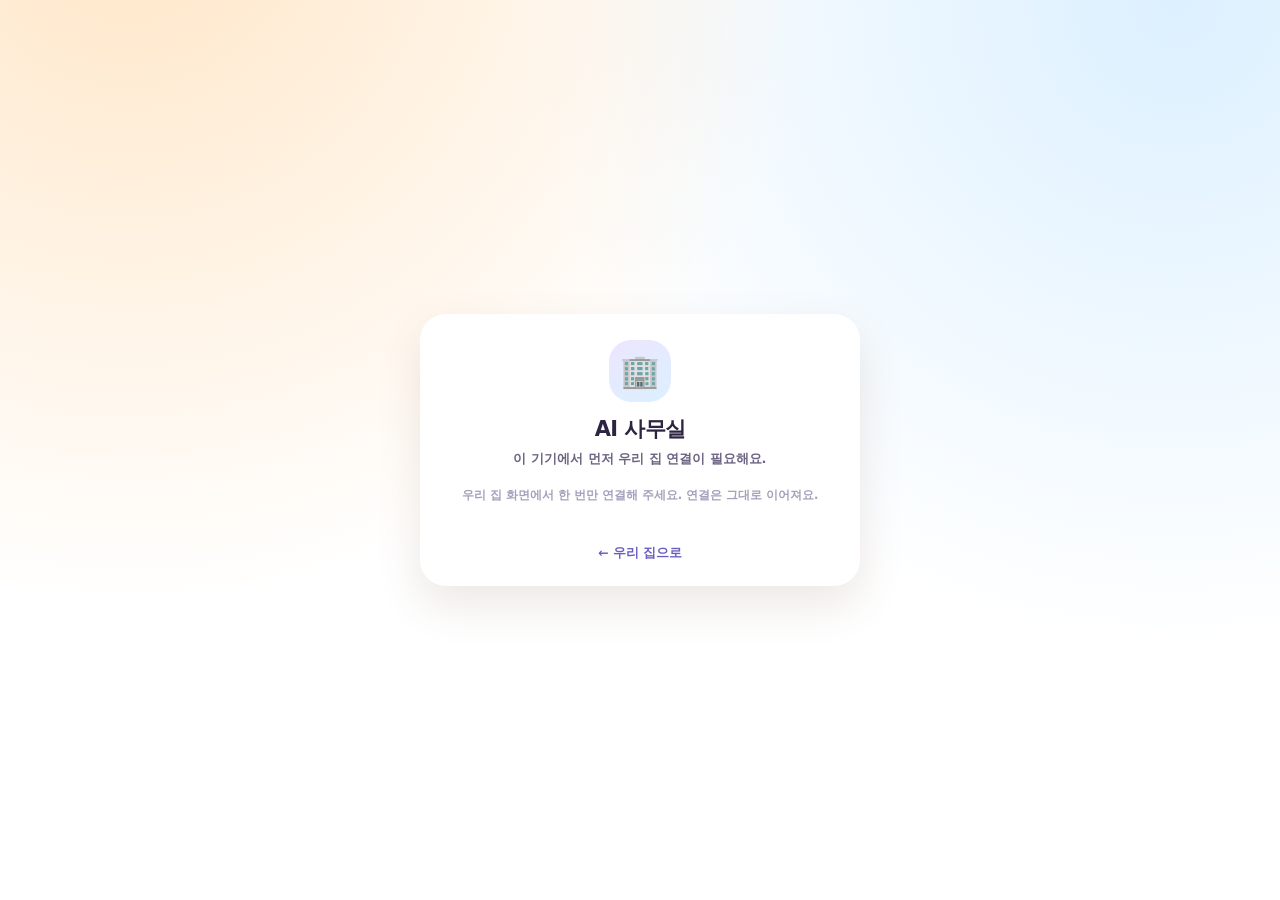
<file: office.html>
<!DOCTYPE html>
<html lang="ko">
<head>
<meta charset="utf-8">
<meta name="viewport" content="width=device-width, initial-scale=1, viewport-fit=cover">
<meta name="theme-color" content="#fff8ef">
<meta name="apple-mobile-web-app-capable" content="yes">
<meta name="apple-mobile-web-app-status-bar-style" content="default">
<meta name="format-detection" content="telephone=no">
<title>AI 사무실 · jadenfamily</title>
<meta name="description" content="우리 집 AI 사무실 — 팀별 AI 직원에게 일을 맡기고 대표님이 결재해요">
<meta name="apple-mobile-web-app-title" content="AI 사무실">
<meta property="og:title" content="AI 사무실 · jadenfamily">
<meta property="og:description" content="CS·기획·디자인·개발·QC·리서치 팀에게 맡기고 대표님 결재로 마무리">
<meta property="og:type" content="website">
<meta property="og:site_name" content="jadenfamily">
<meta property="og:url" content="https://jadenfamily.github.io/home/office.html">
<meta property="og:locale" content="ko_KR">
<meta name="twitter:card" content="summary">
<link rel="stylesheet" href="office/css/style.css">
</head>
<body data-tab="office">

<div class="app" id="appRoot" hidden>
  <header class="topbar">
    <a class="back" href="./index.html" aria-label="우리 집으로 돌아가기">←</a>
    <span class="office-logo" aria-hidden="true">🏢</span>
    <div class="brand">
      <h1>AI 사무실</h1>
      <p id="whoLine">-</p>
    </div>
    <div class="conn" id="connPill" title="연결 상태"><i id="connDot"></i><span id="connLabel">확인 중…</span></div>
    <span class="grow"></span>
    <div class="counts" id="topCounts" aria-live="polite"></div>
    <button class="icon-btn" type="button" id="settingsBtn" data-act="settings-open" aria-label="설정" aria-haspopup="dialog">⚙️</button>
    <button class="icon-btn" type="button" data-act="lock" aria-label="잠그기">🔒</button>
  </header>

  <div class="wrap">
    <nav class="rail" id="floorRail" aria-label="층 바로가기"></nav>
    <main class="office" id="officeView" aria-live="polite"></main>
    <aside class="panel" id="panel" aria-label="지시와 결재"></aside>
  </div>

  <nav class="mtab" aria-label="메뉴">
    <div class="tabs" id="panelTabs">
      <button type="button" data-act="tab" data-tab="office" class="on"><b>🏢</b><span>사무실</span></button>
      <button type="button" data-act="tab" data-tab="direct"><b>📝</b><span>지시하기</span></button>
      <button type="button" data-act="tab" data-tab="approve"><b>✅</b><span>결재함<span class="badge" id="tabWaitN" hidden>0</span></span></button>
      <button type="button" data-act="tab" data-tab="inbox"><b>📥</b><span>접수함<span class="badge" id="tabInboxN" hidden>0</span></span></button>
    </div>
  </nav>
</div>

<div class="gate" id="gateScreen" hidden>
  <div class="gate-card">
    <div class="gate-logo" aria-hidden="true">🏢</div>
    <h1>AI 사무실</h1>
    <p class="gate-sub" id="gateSub">관리자만 쓸 수 있어요.</p>
    <div id="gateBody"></div>
    <p class="gate-msg" id="gateMsg"></p>
    <a class="gate-link" href="./index.html" id="gateBack">← 우리 집으로</a>
  </div>
</div>

<div class="modal" id="settingsModal" hidden role="dialog" aria-modal="true" aria-labelledby="settingsTitle">
  <div class="modal-card">
    <div class="modal-head">
      <h2 id="settingsTitle">⚙️ 설정</h2>
      <button class="modal-close" type="button" data-act="settings-close" aria-label="닫기">✕</button>
    </div>
    <div class="modal-body" id="settingsBody"></div>
  </div>
</div>

<div class="modal" id="teamModal" hidden role="dialog" aria-modal="true" aria-labelledby="teamModalTitle">
  <div class="modal-card team-modal-card">
    <div class="modal-head">
      <h2 id="teamModalTitle">팀 작업 현황</h2>
      <button class="modal-close" type="button" data-act="team-modal-close" aria-label="닫기">✕</button>
    </div>
    <div class="modal-body" id="teamModalBody"></div>
  </div>
</div>

<div class="modal" id="workModal" hidden role="dialog" aria-modal="true" aria-labelledby="workModalTitle">
  <div class="modal-card team-modal-card">
    <div class="modal-head">
      <h2 id="workModalTitle">업무 자세히 보기</h2>
      <button class="modal-close" type="button" data-act="work-modal-close" aria-label="닫기">✕</button>
    </div>
    <div class="modal-body" id="workModalBody"></div>
  </div>
</div>

<div class="toast" id="toast" role="status" aria-live="polite"></div>

<script src="office/js/state.js"></script>
<script src="office/js/util.js"></script>
<script src="office/js/sync.js"></script>
<script src="office/js/crypto.js"></script>
<script src="office/js/qr.js"></script>
<script src="office/js/totp.js"></script>
<script src="office/js/webauthn.js"></script>
<script src="office/js/keys.js"></script>
<script src="office/js/providers.js"></script>
<script src="office/js/tools.js"></script>
<script src="office/js/toolcalls.js"></script>
<script src="office/js/codecheck.js"></script>
<script src="office/js/office-data.js"></script>
<script src="office/js/worker.js"></script>
<script src="office/js/ai.js"></script>
<script src="office/js/secretary.js"></script>
<script src="office/js/approval.js"></script>
<script src="office/js/ui.js"></script>
<script src="office/js/team-modal.js"></script>
<script src="office/js/detail.js"></script>
<script src="office/js/gate.js"></script>
<script src="office/js/settings.js"></script>
<script src="office/js/events.js"></script>
<script src="office/js/boot.js"></script>
</body>
</html>
</file>
<file: office/css/style.css>
/* ============================================================================
   AI 사무실 — office/css/style.css
   화면 전체 스타일(사무실 · 결재함 · 접수함 · 잠금 화면 · 모달 · 모바일 탭)
   ============================================================================ */
  :root{
    --ink:#2c2440;
    --ink-2:#6d6484;
    --ink-3:#958da8;
    --line:#efe4d6;
    --line-2:#f6efe4;
    --card:#ffffff;
    --paper:#fff8ef;
    --shadow:0 10px 26px rgba(118,86,54,.10), 0 2px 6px rgba(118,86,54,.05);
    --shadow-s:0 4px 12px rgba(118,86,54,.07);
    --r-lg:20px;
    --r-md:14px;
    --sun:#f59e0b;
    --mint:#10b981;
    --grape:#7c5cfc;
    --pink:#ef4b74;
    --sky:#3d9be9;
    --clay:#c2703c;
  }
  *{ box-sizing:border-box; }
  html,body{ margin:0; padding:0; max-width:100%; overflow-x:hidden; }
  html{ -webkit-text-size-adjust:100%; height:100%; }
  body{
    font-family:-apple-system, BlinkMacSystemFont, "Apple SD Gothic Neo", "Pretendard", "Noto Sans KR", "Malgun Gothic", "맑은 고딕", system-ui, "Segoe UI", Roboto, sans-serif;
    color:var(--ink); font-size:15px; line-height:1.45; height:100%; overflow:hidden;
    background-color:var(--paper);
    background-image:
      radial-gradient(circle at 6% -8%, #ffe6c7 0, rgba(255,230,199,0) 44%),
      radial-gradient(circle at 94% -4%, #dff0ff 0, rgba(223,240,255,0) 42%),
      radial-gradient(circle at 50% 112%, #ffe7f0 0, rgba(255,231,240,0) 44%);
    background-attachment:fixed;
    -webkit-tap-highlight-color:transparent;
  }
  [hidden]{ display:none !important; }
  button{ font-family:inherit; cursor:pointer; }
  select,input,textarea{ font-family:inherit; font-size:15px; color:var(--ink); }
  h1,h2,h3,p{ word-break:keep-all; }
  a{ color:inherit; }

  /* ---------- 뼈대 ---------- */
  .app{ height:100%; display:flex; flex-direction:column; min-height:0; min-width:0; }
  .topbar{
    display:flex; align-items:center; gap:10px; padding:9px 14px; flex:0 0 auto;
    background:rgba(255,248,239,.9); backdrop-filter:saturate(150%) blur(10px);
    border-bottom:1px solid rgba(239,228,214,.9); position:relative; z-index:20;
  }
  .back{
    width:36px; height:36px; flex:0 0 auto; border-radius:12px; display:grid; place-items:center;
    background:#fff; box-shadow:var(--shadow-s); text-decoration:none; font-size:17px; font-weight:900; color:var(--ink);
  }
  .back:active{ transform:scale(.96); }
  .office-logo{
    width:36px; height:36px; flex:0 0 auto; border-radius:12px; display:grid; place-items:center; font-size:19px;
    background:linear-gradient(150deg,#e9e2ff 0%,#d9ecff 100%); box-shadow:inset 0 1px 0 rgba(255,255,255,.7);
  }
  .brand{ min-width:0; }
  .brand h1{ margin:0; font-size:16.5px; font-weight:900; letter-spacing:-.03em; line-height:1.15; white-space:nowrap; }
  .brand p{ margin:1px 0 0; font-size:11px; font-weight:800; color:var(--ink-2); white-space:nowrap; overflow:hidden; text-overflow:ellipsis; max-width:34vw; }
  .conn{
    display:flex; align-items:center; gap:6px; margin-left:8px; padding:5px 10px; border-radius:999px;
    background:#fff; box-shadow:var(--shadow-s); font-size:11.5px; font-weight:900; color:#4d4463; max-width:31vw;
  }
  .conn i{ width:8px; height:8px; border-radius:50%; background:#c9c2d6; flex:0 0 auto; }
  .conn i.ok{ background:var(--mint); box-shadow:0 0 0 3px rgba(16,185,129,.16); }
  .conn i.warn{ background:var(--sun); }
  .conn span{ overflow:hidden; text-overflow:ellipsis; white-space:nowrap; }
  .topbar .grow{ flex:1 1 auto; }
  .counts{ display:flex; align-items:center; gap:10px; font-size:11.5px; font-weight:900; color:#6b6382; white-space:nowrap; }
  .counts b{ color:var(--ink); font-weight:900; }
  .counts .c-wait b{ color:#c2703c; }
  .counts .c-work b{ color:#3d6fd0; }
  .icon-btn{
    width:36px; height:36px; border:0; border-radius:12px; background:#fff; box-shadow:var(--shadow-s);
    font-size:15px; display:grid; place-items:center;
  }
  .icon-btn:active{ transform:scale(.96); }

  .wrap{ flex:1 1 auto; min-height:0; min-width:0; display:flex; }

  /* 왼쪽 층 안내 */
  .rail{
    flex:0 0 92px; padding:12px 8px; overflow-y:auto; border-right:1px solid rgba(239,228,214,.75);
    display:flex; flex-direction:column; gap:7px;
  }
  .rail .rlabel{ font-size:10.5px; font-weight:900; color:#a49bb6; padding:0 4px 2px; letter-spacing:-.01em; }
  .rail button{
    border:1.5px solid #f2e8db; background:#fff; border-radius:14px; padding:8px 6px; display:flex; flex-direction:column;
    gap:1px; align-items:center; box-shadow:0 2px 6px rgba(118,86,54,.04);
  }
  .rail button b{ font-size:14px; font-weight:900; letter-spacing:-.02em; }
  .rail button span{ font-size:10px; font-weight:800; color:#8d849f; }
  .rail button .rn{ font-size:10px; font-weight:900; color:#b6aec6; }
  .rail button.on{ background:#2b2440; border-color:#2b2440; color:#fff; }
  .rail button.on span, .rail button.on .rn{ color:#cfc6e4; }

  /* 사무실 */
  .office{ flex:1 1 auto; min-width:0; overflow-y:auto; overflow-x:hidden; padding:14px 16px 28px; -webkit-overflow-scrolling:touch; }
  .office-head{ display:flex; align-items:flex-end; gap:10px; flex-wrap:wrap; margin-bottom:10px; }
  .office-head h2{ margin:0; font-size:18px; font-weight:900; letter-spacing:-.03em; }
  .office-head p{ margin:0; font-size:11.5px; font-weight:800; color:#958da8; }

  .room{
    background:rgba(255,255,255,.72); border:1.5px solid #f1e7d9; border-radius:var(--r-lg);
    padding:11px 12px 12px; margin-bottom:11px; box-shadow:0 3px 10px rgba(118,86,54,.04);
  }
  .room.owner{ background:linear-gradient(150deg,#fff3df 0%,#fff9f0 62%,#fff 100%); border-color:#f6ddb4; }
  .room.lobby{ background:linear-gradient(150deg,#eef7ff 0%,#f8fbff 60%,#fff 100%); border-color:#d9ebfd; }
  .room-head{ display:flex; align-items:center; gap:8px; margin-bottom:9px; min-height:22px; }
  .room-floor{ font-size:15px; font-weight:900; letter-spacing:-.03em; }
  .room-name{ font-size:11.5px; font-weight:900; color:#8a5a2c; }
  .room.lobby .room-name{ color:#2f6fa8; }
  .room-sub{ font-size:10.5px; font-weight:800; color:#a49bb6; }
  .room-wait{
    margin-left:auto; font-size:11px; font-weight:900; color:#b56a25; background:#fff3df;
    border:1.5px solid #f6ddb4; border-radius:999px; padding:3px 9px;
  }
  .room-wait.zero{ color:#9c94ad; background:#faf7f2; border-color:#efe7db; }

  .team-grid{ display:grid; grid-template-columns:repeat(auto-fill,minmax(176px,1fr)); gap:9px; }
  .team-card{
    position:relative; display:flex; flex-direction:column; align-items:flex-start; gap:4px; text-align:left;
    border:1.5px solid #f0e7da; background:#fff; border-radius:16px; padding:10px 10px 9px; min-width:0;
    box-shadow:0 3px 10px rgba(118,86,54,.05); transition:transform .12s ease, box-shadow .12s ease;
  }
  .team-card:hover{ transform:translateY(-1px); box-shadow:0 8px 18px rgba(118,86,54,.10); }
  .team-card:active{ transform:scale(.99); }
  .team-card .tc-top{ display:flex; align-items:center; gap:7px; width:100%; min-width:0; }
  .avatar{ position:relative; width:44px; height:44px; flex:0 0 auto; }
  .avatar svg{ display:block; width:44px; height:49.5px; }
  .avatar .em{
    position:absolute; right:-3px; bottom:1px; width:19px; height:19px; border-radius:50%; background:#fff;
    display:grid; place-items:center; font-size:11px; box-shadow:0 1px 4px rgba(80,60,40,.16);
  }
  .tc-name{ font-size:13px; font-weight:900; letter-spacing:-.03em; line-height:1.2; min-width:0; overflow:hidden; text-overflow:ellipsis; }
  .tc-model{
    display:inline-flex; align-items:center; gap:4px; max-width:100%; font-size:9.5px; font-weight:900; color:#7d7392;
    background:#f7f4ff; border:1px solid #ede7ff; border-radius:999px; padding:1px 7px;
  }
  .tc-model i{ width:6px; height:6px; border-radius:50%; background:#a99fd0; }
  .tc-model i.gemini{ background:#4285f4; } .tc-model i.openrouter{ background:#7a5cf0; } .tc-model i.groq{ background:#f55036; }
  .tc-model span{ overflow:hidden; text-overflow:ellipsis; white-space:nowrap; }
  .tc-foot{ display:flex; align-items:center; gap:5px; width:100%; min-width:0; flex-wrap:wrap; }
  .status{ display:inline-flex; align-items:center; gap:4px; font-size:10px; font-weight:900; border-radius:999px; padding:2px 7px; }
  .status i{ width:6px; height:6px; border-radius:50%; background:currentColor; }
  .status.idle{ color:#8d849f; background:#f6f3ee; }
  .status.working{ color:#2f6fd0; background:#eaf3ff; }
  .status.working i{ animation:pulse 1.1s ease-in-out infinite; }
  .status.waiting{ color:#b4652a; background:#fff1df; }
  .status.done{ color:#0f8a62; background:#e8f9f1; }
  .tc-n{ margin-left:auto; font-size:10px; font-weight:900; color:#b3aabf; }
  .tc-n b{ color:#d1743a; }
  /* 1F 전담 비서 피클 */
  .team-card.pickle{ border-color:#dcecd2; background:linear-gradient(155deg,#f7fcf3 0%,#fff 62%); }
  .team-card.pickle:hover{ box-shadow:0 8px 18px rgba(76,120,60,.13); }
  .tc-model.pickle{ color:#4d7a3c; background:#f1f9ea; border-color:#dcecd2; }
  .tc-model.pickle i{ background:#6aa84f; }
  .tc-role{ display:block; font-size:9.5px; font-weight:800; line-height:1.35; color:#6b8b5d; letter-spacing:-.01em; word-break:keep-all; }

  /* 대표실 결재 카드 */
  .ap-mini{
    display:flex; align-items:center; gap:9px; background:#fff; border:1.5px solid #f4e3c7; border-radius:14px;
    padding:8px 9px; margin-bottom:7px; min-width:0;
  }
  .ap-mini .am-ic{ width:28px; height:28px; border-radius:10px; display:grid; place-items:center; background:#fff3df; font-size:14px; flex:0 0 auto; }
  .ap-mini .am-body{ min-width:0; flex:1 1 auto; }
  .ap-mini .am-title{ display:block; font-size:12.5px; font-weight:900; letter-spacing:-.02em; white-space:nowrap; overflow:hidden; text-overflow:ellipsis; }
  .ap-mini .am-sub{ display:block; font-size:10.5px; font-weight:800; color:#a49bb6; white-space:nowrap; overflow:hidden; text-overflow:ellipsis; }
  .ap-mini .am-act{ display:flex; gap:5px; flex:0 0 auto; }
  .btn-s{
    border:0; border-radius:10px; padding:6px 9px; font-size:11px; font-weight:900; white-space:nowrap;
    background:#f4f1fb; color:#5d4f96;
  }
  .btn-s.ok{ background:linear-gradient(150deg,#7c5cfc,#5a7bff); color:#fff; box-shadow:0 4px 10px rgba(92,72,200,.22); }
  .btn-s.warn{ background:#fff1f2; color:#c14160; }
  .btn-s.danger{ background:#fff1f2; color:#c14160; }
  .btn-s.danger.mini{ padding:5px 7px; font-size:10.5px; }
  .status.pickle{ color:#4d7a3c; background:#f1f9ea; }
  .status.pickle i{ background:#6aa84f; }
  .empty{ font-size:11.5px; font-weight:800; color:#a9a1b8; padding:7px 2px; }
  .lobby-row{ display:flex; align-items:center; gap:9px; }
  .lobby-row .lz{ font-size:11px; font-weight:800; color:#5d7fa0; }

  /* 오른쪽 패널 */
  .panel{
    flex:0 0 384px; width:384px; border-left:1px solid rgba(239,228,214,.9);
    overflow-y:auto; overflow-x:hidden; padding:12px 12px 20px; background:rgba(255,252,248,.72);
    -webkit-overflow-scrolling:touch;
  }
  .pane{ display:block; margin-bottom:12px; background:#fff; border:1.5px solid #f1e7d9; border-radius:var(--r-lg); box-shadow:var(--shadow); overflow:hidden; }
  .pane-head{ display:flex; align-items:center; gap:7px; padding:11px 12px 8px; }
  .pane-head h3{ margin:0; font-size:14px; font-weight:900; letter-spacing:-.03em; }
  .pane-head .n{ margin-left:auto; font-size:11px; font-weight:900; color:#b4652a; background:#fff1df; border-radius:999px; padding:2px 8px; }
  .pane-body{ padding:0 12px 12px; }
  .field{ display:flex; flex-direction:column; gap:4px; margin-bottom:9px; min-width:0; }
  .field > span.lbl{ font-size:11px; font-weight:900; color:#8d849f; }
  .field input, .field select, .field textarea{
    width:100%; min-width:0; border:1.5px solid #eee6db; border-radius:11px; padding:9px 10px; background:#fffdfa;
  }
  .field textarea{ resize:vertical; min-height:78px; line-height:1.5; }
  .field input:focus, .field select:focus, .field textarea:focus{ outline:2px solid #e2d9ff; border-color:#cfc0ff; }
  .row2{ display:flex; gap:8px; }
  .row2 > *{ flex:1 1 0; min-width:0; }
  .hint{ margin:2px 0 8px; font-size:10.5px; font-weight:800; color:#a49bb6; line-height:1.5; }
  .btn{
    border:0; border-radius:12px; padding:10px 12px; font-size:13px; font-weight:900; color:#fff; width:100%;
    background:linear-gradient(150deg,#7c5cfc,#5a7bff); box-shadow:0 8px 18px rgba(92,72,200,.2);
  }
  .btn[disabled]{ opacity:.55; box-shadow:none; }
  .btn.ghost{ background:#f7f3ff; color:#5d4f96; box-shadow:none; }
  .btn.warn{ background:#fff1f2; color:#c14160; box-shadow:none; }
  .btn.danger{ background:#e5484d; color:#fff; box-shadow:0 6px 14px rgba(200,60,70,.22); }
  .btn.clay{ background:linear-gradient(150deg,#e08a49,#c96f2c); box-shadow:0 8px 18px rgba(190,110,50,.22); }
  .btn-line{ display:flex; gap:7px; flex-wrap:wrap; }
  .btn-line .btn{ width:auto; flex:1 1 110px; }
  .chiprow{ display:flex; flex-wrap:wrap; gap:6px; margin:2px 0 9px; }
  .chip{
    border:1.5px solid #efe6ff; background:#faf7ff; color:#5d4f96; border-radius:999px; padding:5px 10px;
    font-size:11px; font-weight:900;
  }
  .chip.on{ background:#f0eaff; border-color:#c9b8ff; }

  /* 결재 카드 */
  .ap-card{ border:1.5px solid #f3e3c9; border-radius:15px; padding:10px; margin-bottom:9px; background:#fffdf8; }
  .ap-card.approved{ border-color:#d9f2e6; background:#fbfffd; }
  .ap-card.rejected{ border-color:#f6dfe4; background:#fffafb; }
  .ap-h{ display:flex; align-items:center; gap:6px; font-size:10.5px; font-weight:900; color:#b4652a; }
  .ap-h .who{ color:#8d849f; }
  .ap-h .when{ margin-left:auto; color:#b3aabf; font-weight:800; }
  .ap-t{ margin:5px 0 3px; font-size:13.5px; font-weight:900; letter-spacing:-.03em; line-height:1.3; }
  .ap-sum{ font-size:12px; font-weight:700; color:#4c4460; white-space:pre-wrap; line-height:1.55; }
  .ap-points{ margin:7px 0 0; padding-left:15px; font-size:11.5px; font-weight:800; color:#6d6484; }
  .ap-points li{ margin:2px 0; }
  .ap-rec{ margin-top:7px; font-size:11px; font-weight:900; color:#5d4f96; background:#f7f4ff; border-radius:9px; padding:6px 8px; }
  .ap-actions{ display:flex; gap:6px; margin-top:8px; }
  .ap-actions .btn-s{ flex:1 1 0; padding:8px 6px; font-size:12px; }
  details.ap-d{ margin-top:8px; border-top:1px dashed #f0e7da; padding-top:6px; }
  details.ap-d > summary{ cursor:pointer; font-size:11px; font-weight:900; color:#7d7392; list-style:none; }
  details.ap-d > summary::-webkit-details-marker{ display:none; }
  details.ap-d > summary:before{ content:'▸ '; }
  details.ap-d[open] > summary:before{ content:'▾ '; }
  .ap-detail{ margin:6px 0 0; font-size:11.5px; font-weight:700; color:#5a5270; white-space:pre-wrap; word-break:break-word; line-height:1.5; max-height:260px; overflow:auto; }
  .diffbox{ margin:6px 0 0; max-height:230px; overflow:auto; background:#fbfaf7; border:1px solid #f1ece1; border-radius:9px; padding:7px 8px; }
  .diffbox pre{ margin:0; font-size:10.5px; line-height:1.45; font-family:ui-monospace,SFMono-Regular,Menlo,Consolas,monospace; white-space:pre; }
  .diffbox .add{ color:#0f8a62; } .diffbox .del{ color:#c14160; } .diffbox .ctx{ color:#8d849f; }
  .codemeta{ display:flex; flex-wrap:wrap; gap:6px; margin-top:7px; font-size:10.5px; font-weight:900; }
  .codemeta span{ background:#f4f8ff; color:#39628f; border-radius:999px; padding:2px 8px; }
  .codemeta span.ok{ background:#e8f9f1; color:#0f8a62; }
  .codemeta span.bad{ background:#fff1f2; color:#c14160; }
  .rejectbox{ margin-top:7px; }
  .rejectbox textarea{ width:100%; min-height:62px; border:1.5px solid #f2dde2; border-radius:10px; padding:8px; background:#fff; }

  /* 접수함 */
  .ib-item{ border:1.5px solid #eaf1f8; border-radius:13px; padding:8px 9px; margin-bottom:7px; background:#fbfdff; }
  .ib-h{ display:flex; align-items:center; gap:6px; font-size:10px; font-weight:900; color:#5d7fa0; }
  .ib-h .src{ background:#eaf3ff; color:#2f6fd0; border-radius:999px; padding:1px 7px; }
  .ib-h .when{ margin-left:auto; color:#a9b8c6; font-weight:800; }
  .ib-t{ margin:4px 0 0; font-size:11.5px; font-weight:800; color:#3f4a59; white-space:pre-wrap; word-break:break-word; line-height:1.5; }

  /* 모바일 탭 */
  .mtab{
    display:none; position:fixed; left:0; right:0; bottom:0; z-index:40; padding:6px 8px calc(6px + env(safe-area-inset-bottom,0px));
    background:rgba(255,251,245,.96); backdrop-filter:saturate(150%) blur(12px); border-top:1px solid #f1e7d9;
  }
  .mtab .tabs{ display:flex; gap:5px; }
  .mtab button{
    flex:1 1 0; min-width:0; border:0; background:transparent; border-radius:12px; padding:6px 2px;
    display:flex; flex-direction:column; align-items:center; gap:1px; font-size:10.5px; font-weight:900; color:#958da8;
  }
  .mtab button b{ font-size:16px; font-weight:900; line-height:1.1; }
  .mtab button.on{ background:#2b2440; color:#fff; }
  .mtab button .badge{ font-size:9px; font-weight:900; color:#fff; background:#d1743a; border-radius:999px; padding:0 5px; margin-left:3px; vertical-align:top; }
  .mtab button.on .badge{ background:#f0a45f; color:#3a2a15; }

  /* ---------- 잠금 화면 ---------- */
  .gate{
    position:fixed; inset:0; display:grid; grid-template-columns:minmax(0,1fr); place-items:center; padding:20px;
    box-sizing:border-box; width:100%; max-width:100%;
    background:var(--card, #fff8ef);
    background-image:
      radial-gradient(circle at 10% -10%, #ffe6c7 0, rgba(255,230,199,0) 46%),
      radial-gradient(circle at 92% 0%, #dcf0ff 0, rgba(220,240,255,0) 44%);
    overflow-y:auto; overflow-x:hidden; z-index:60;
  }
  .gate-card{
    width:100%; max-width:min(440px, calc(100vw - 32px)); box-sizing:border-box; min-width:0; overflow:hidden;
    background:#fff; border-radius:26px; padding:26px 22px 22px;
    box-shadow:0 18px 44px rgba(118,86,54,.14); text-align:center;
  }
  .gate-card *{ box-sizing:border-box; }
  .gate-card input, .gate-card button, .gate-card textarea, .gate-card select{ max-width:100%; min-width:0; }
  .gate-logo{
    width:62px; height:62px; margin:0 auto 12px; border-radius:22px; display:grid; place-items:center; font-size:32px;
    background:linear-gradient(150deg,#ece6ff 0%,#dcf0ff 100%);
  }
  .gate-card h1{ margin:0 0 4px; font-size:21px; font-weight:900; letter-spacing:-.03em; }
  .gate-sub{ margin:0 0 16px; font-size:13px; font-weight:800; color:var(--ink-2); line-height:1.6; white-space:normal; word-break:keep-all; overflow-wrap:anywhere; max-width:100%; }
  .gate-form{ display:flex; flex-direction:column; gap:10px; text-align:left; position:relative; min-width:0; }
  .gate-form label{ display:flex; flex-direction:column; gap:5px; font-size:12px; font-weight:900; color:var(--ink-2); min-width:0; }
  .gate-form input{
    border:1.5px solid #eee6db; border-radius:13px; padding:11px 13px; font-size:15px; background:#fffdfa;
    width:100%; max-width:100%; min-width:0; box-sizing:border-box;
  }
  .gate-form input:focus{ outline:2px solid #d9cffd; border-color:#cfc0ff; }
  .gate-hide-user{
    position:absolute; left:0; top:0; width:1px; height:1px; padding:0; margin:0; border:0;
    opacity:0; pointer-events:none;
  }
  .gate-btn{
    border:0; border-radius:14px; padding:13px; font-size:15px; font-weight:900; color:#fff;
    width:100%; max-width:100%; box-sizing:border-box; white-space:normal;
    background:linear-gradient(150deg,#7c5cfc,#5a7bff); box-shadow:0 10px 22px rgba(92,72,200,.26);
  }
  .gate-btn[disabled]{ opacity:.6; }
  .gate-link{ display:inline-block; margin-top:14px; font-size:12.5px; font-weight:900; color:#6a5fc0; text-decoration:none; max-width:100%; white-space:normal; }
  .gate-alt{ display:inline-block; margin:12px 0 0; border:0; background:none; padding:4px 6px; font-size:12.5px; font-weight:900; color:#6a5fc0; max-width:100%; white-space:normal; }
  .gate-paste{ display:inline-flex; align-items:center; justify-content:center; gap:5px; align-self:center; border:0; border-radius:11px; padding:8px 14px; font-size:12.5px; font-weight:900; background:#f2eefc; color:#6a45d8; }
  .gate-paste:active{ transform:scale(.97); }
  .gate-or{ display:flex; align-items:center; gap:9px; margin:14px 0 4px; font-size:11px; font-weight:900; color:#a79fbb; }
  .gate-or:before, .gate-or:after{ content:''; flex:1 1 auto; height:1px; background:#f1ebf9; }
  .totp-qr{ display:flex; justify-content:center; margin:10px 0 12px; }
  .totp-qr svg{ width:208px; height:208px; border-radius:14px; border:1.5px solid #f0ebff; background:#fff; padding:6px; }
  .totp-key{ display:flex; align-items:center; gap:8px; background:#fbf9ff; border:1.5px solid #f0ebff; border-radius:12px; padding:9px 11px; margin:0 0 10px; }
  .totp-key code{ flex:1; min-width:0; font-size:12.5px; font-weight:800; letter-spacing:.04em; word-break:break-all; color:#4a3a86; }
  .totp-code{ letter-spacing:.3em; font-size:18px; font-weight:900; text-align:center; }
  .gate-msg{ min-height:18px; margin:8px 0 0; font-size:12.5px; font-weight:800; color:#c6415a; text-align:center; max-width:100%; white-space:normal; word-break:keep-all; overflow-wrap:anywhere; }
  .gate-msg.ok{ color:#0f7a55; }
  .gate-note{ margin:14px 0 0; font-size:11.5px; font-weight:700; color:#a79fbb; line-height:1.6; max-width:100%; white-space:normal; word-break:keep-all; overflow-wrap:anywhere; }

  /* ---------- 모달 ---------- */
  .modal{
    position:fixed; inset:0; z-index:50; background:rgba(44,36,64,.34); display:flex; align-items:center;
    justify-content:center; padding:16px; overflow-y:auto;
  }
  .modal-card{
    width:100%; max-width:600px; max-height:min(86vh, 900px); overflow:hidden; display:flex; flex-direction:column;
    background:#fff; border-radius:22px; box-shadow:0 26px 60px rgba(44,36,64,.24);
  }
  .modal-head{ display:flex; align-items:center; gap:8px; padding:13px 14px; border-bottom:1px solid #f4eee4; }
  .modal-head h2{ margin:0; font-size:15.5px; font-weight:900; letter-spacing:-.03em; }
  .modal-close{ margin-left:auto; border:0; background:#f7f3ee; width:30px; height:30px; border-radius:10px; font-size:13px; font-weight:900; }
  .modal-body{ padding:12px 14px 18px; overflow-y:auto; -webkit-overflow-scrolling:touch; }
  .sec{ border:1.5px solid #f3ece2; border-radius:16px; padding:11px 12px; margin-bottom:11px; background:#fffdfa; }
  .sec h3{ margin:0 0 5px; font-size:13px; font-weight:900; letter-spacing:-.02em; }
  .sec .gtitle{ display:flex; align-items:center; gap:6px; font-size:11px; font-weight:900; color:#8d849f; margin:7px 0 5px; }
  .sec .gtitle .k{ margin-left:auto; color:#a49bb6; }
  .mrow{ display:flex; align-items:center; gap:7px; background:#fbfaf7; border:1px solid #f2ece2; border-radius:11px; padding:7px 8px; margin-bottom:5px; }
  .mrow[data-act]{ cursor:pointer; }
  .mrow[data-act]:hover{ background:#f7f4ff; border-color:#e6dcff; }
  .mrow:focus-visible{ outline:2px solid #b9a8ff; outline-offset:1px; }
  .mrow.on{ background:#f7f4ff; border-color:#e6dcff; }
  .mrow .mi{ min-width:0; flex:1 1 auto; }
  .mrow .mi b{ display:block; font-size:11.5px; font-weight:900; white-space:nowrap; overflow:hidden; text-overflow:ellipsis; }
  .mrow .mi span{ display:block; font-size:10.5px; font-weight:800; color:#a49bb6; white-space:nowrap; overflow:hidden; text-overflow:ellipsis; }
  .mini{ border:0; border-radius:9px; padding:5px 8px; font-size:10.5px; font-weight:900; background:#f2eefc; color:#5d4f96; white-space:nowrap; }
  .mini.danger{ background:#fff1f2; color:#c14160; }
  .badge{ font-size:10px; font-weight:900; color:#0f8a62; background:#e8f9f1; border-radius:999px; padding:2px 7px; }
  .lock-opts{ display:flex; gap:5px; flex-wrap:wrap; }
  .lock-opts button{ border:1.5px solid #eee6db; background:#fff; border-radius:10px; padding:6px 9px; font-size:11px; font-weight:900; color:#6d6484; }
  .lock-opts button.on{ background:#2b2440; border-color:#2b2440; color:#fff; }
  .toast{
    position:fixed; left:50%; bottom:24px; transform:translate(-50%,20px); z-index:80; max-width:min(560px, calc(100vw - 28px));
    background:#2b2440; color:#fff; font-size:12.5px; font-weight:800; padding:10px 14px; border-radius:13px;
    box-shadow:0 14px 30px rgba(44,36,64,.3); opacity:0; pointer-events:none; transition:opacity .18s ease, transform .18s ease;
    text-align:center; line-height:1.45;
  }
  .toast.show{ opacity:1; transform:translate(-50%,0); }

  /* ---------- 팀 작업 현황 ---------- */
  .team-modal-card{ max-width:640px; }
  .tm-top{ display:flex; align-items:center; gap:9px; margin-bottom:10px; flex-wrap:wrap; }
  .tm-avatar{ position:relative; width:46px; height:46px; flex:0 0 auto; }
  .tm-avatar svg{ display:block; width:46px; height:51.75px; }
  .tm-avatar .em{ position:absolute; right:-3px; bottom:1px; width:19px; height:19px; border-radius:50%; background:#fff; display:grid; place-items:center; font-size:11px; box-shadow:0 1px 4px rgba(80,60,40,.16); }
  .tm-who{ min-width:0; flex:1 1 130px; }
  .tm-who b{ display:block; font-size:14px; font-weight:900; letter-spacing:-.03em; }
  .tm-who span{ display:block; font-size:10.5px; font-weight:900; color:#8d849f; white-space:nowrap; overflow:hidden; text-overflow:ellipsis; }
  .tm-elapsed{ font-size:11px; font-weight:900; color:#2f6fd0; background:#eaf3ff; border-radius:999px; padding:2px 9px; white-space:nowrap; font-variant-numeric:tabular-nums; }
  .tm-sec{ border:1.5px solid #f1e7d9; border-radius:15px; padding:10px 11px; margin-bottom:9px; background:#fffdf8; min-width:0; }
  .tm-sec > .tm-h{ display:flex; align-items:center; gap:6px; font-size:10.5px; font-weight:900; color:#b4652a; margin-bottom:6px; }
  .tm-sec > .tm-h .when{ margin-left:auto; color:#b3aabf; font-weight:800; }
  .tm-title{ font-size:13.5px; font-weight:900; letter-spacing:-.03em; line-height:1.3; word-break:break-word; }
  .tm-brief{ margin:6px 0 0; font-size:11.5px; font-weight:700; color:#5a5270; white-space:pre-wrap; word-break:break-word; line-height:1.5; max-height:150px; overflow:auto; background:#fbfaf7; border:1px solid #f2ece2; border-radius:9px; padding:7px 8px; }
  .tm-log{ list-style:none; margin:0; padding:0; max-height:230px; overflow:auto; -webkit-overflow-scrolling:touch; }
  .tm-log li{ display:flex; gap:8px; align-items:flex-start; font-size:11.5px; font-weight:800; color:#4c4460; padding:4px 2px; border-bottom:1px dashed #f4efe6; }
  .tm-log li:last-child{ border-bottom:0; }
  .tm-log li .t{ flex:0 0 auto; font-size:10px; font-weight:900; color:#b3aabf; font-variant-numeric:tabular-nums; padding-top:2px; }
  .tm-log li > span:last-child{ min-width:0; word-break:break-word; }
  .tm-log li.now{ color:#2f6fd0; }
  .tm-log li.now .t{ color:#7fb0e8; }
  .tm-log li.now:before{ content:'●'; font-size:7px; color:#2f6fd0; margin-top:5px; animation:pulse 1.1s ease-in-out infinite; }
  .tm-empty{ margin:0; font-size:11.5px; font-weight:800; color:#a9a1b8; padding:5px 2px; line-height:1.5; }
  .tm-list{ display:flex; flex-direction:column; gap:6px; }
  .tm-row{ display:flex; align-items:center; gap:8px; width:100%; text-align:left; border:1px solid #f2ece2; background:#fbfaf7; border-radius:11px; padding:7px 9px; min-width:0; }
  .tm-row .r-main{ min-width:0; flex:1 1 auto; }
  .tm-row .r-main b{ display:block; font-size:12px; font-weight:900; white-space:nowrap; overflow:hidden; text-overflow:ellipsis; }
  .tm-row .r-main span{ display:block; font-size:10.5px; font-weight:800; color:#a49bb6; white-space:nowrap; overflow:hidden; text-overflow:ellipsis; }
  .tm-row .r-badge{ flex:0 0 auto; font-size:10px; font-weight:900; border-radius:999px; padding:2px 8px; color:#b4652a; background:#fff1df; white-space:nowrap; }
  .tm-row .r-badge.done{ color:#0f8a62; background:#e8f9f1; }
  .tm-actions{ display:flex; gap:6px; margin-top:2px; }
  .tm-actions .btn-s{ flex:1 1 0; padding:9px 6px; font-size:12px; }
  .tm-note{ margin:7px 0 0; font-size:10.5px; font-weight:800; color:#8d849f; line-height:1.5; }
  .plan-list{ margin:7px 0 0; padding:0; list-style:none; counter-reset:pl; }
  .plan-list li{ display:flex; gap:8px; align-items:flex-start; padding:6px 0; border-top:1px dashed #f2ece2; counter-increment:pl; }
  .plan-list li:first-child{ border-top:0; }
  .plan-list li:before{ content:counter(pl); flex:0 0 auto; width:19px; height:19px; border-radius:50%; background:#f2eefc; color:#5d4f96; font-size:10.5px; font-weight:900; display:grid; place-items:center; margin-top:1px; }
  .plan-list .pl-body{ min-width:0; }
  .plan-list .pl-body b{ display:block; font-size:12px; font-weight:900; }
  .plan-list .pl-body span{ display:block; font-size:11px; font-weight:800; color:#6d6484; line-height:1.45; word-break:break-word; }
  .child-row{ border-top:1px dashed #f2ece2; padding:6px 0; }
  .child-row:first-child{ border-top:0; }
  .child-row b{ font-size:11.5px; font-weight:900; }
  .child-row span{ display:block; font-size:11px; font-weight:700; color:#5a5270; white-space:pre-wrap; word-break:break-word; line-height:1.45; margin-top:2px; }
  .child-row span.r-badge{ margin-top:3px; }

  /* ---------- 반응형 ---------- */
  @media (max-width: 1180px){
    .panel{ flex-basis:340px; width:340px; }
    .rail{ flex-basis:80px; }
  }
  @media (max-width: 1000px){
    .rail{ display:none; }
    .panel{
      position:fixed; left:0; right:0; top:55px; bottom:calc(58px + env(safe-area-inset-bottom,0px));
      width:auto; flex-basis:auto; border-left:0; padding:10px 10px 18px; display:none; z-index:30;
      background:var(--paper); background-image:radial-gradient(circle at 6% -8%, #ffe6c7 0, rgba(255,230,199,0) 44%);
    }
    body[data-tab="direct"] .panel, body[data-tab="approve"] .panel, body[data-tab="inbox"] .panel{ display:block; }
    body[data-tab="direct"] .office, body[data-tab="approve"] .office, body[data-tab="inbox"] .office{ display:none; }
    .panel .pane{ display:none; }
    body[data-tab="direct"] .panel .pane[data-pane="direct"],
    body[data-tab="approve"] .panel .pane[data-pane="approve"],
    body[data-tab="inbox"] .panel .pane[data-pane="inbox"]{ display:block; }
    .mtab{ display:block; }
    .office{ padding:10px 10px 84px; }
    .counts{ display:none; }
    .conn{ margin-left:4px; max-width:44vw; }
    .brand p{ display:none; }
    .topbar{ padding:8px 10px; gap:7px; }
    .brand h1{ font-size:15.5px; }
    .back, .office-logo, .icon-btn{ width:33px; height:33px; font-size:15px; border-radius:11px; }
    .office-logo{ font-size:17px; }
    .team-grid{ grid-template-columns:repeat(2,minmax(0,1fr)); gap:7px; }
    .team-card{ padding:9px 8px; }
    .avatar{ width:38px; height:38px; }
    .avatar svg{ width:38px; height:42.75px; }
    .avatar .em{ width:17px; height:17px; font-size:10px; }
    .tc-name{ font-size:12px; }
    .ap-mini{ flex-wrap:wrap; }
    .ap-mini .am-act{ width:100%; }
    .ap-mini .am-act .btn-s{ flex:1 1 0; padding:7px 4px; }
    .room{ padding:10px 9px; }
    .office-head h2{ font-size:16px; }
    .toast{ bottom: calc(70px + env(safe-area-inset-bottom,0px)); }
    .modal{ padding:10px; align-items:flex-start; }
    .modal-card{ max-height:min(90vh, 760px); border-radius:19px; }
    .tm-brief{ max-height:110px; }
    .tm-log{ max-height:170px; }
    .tm-actions .btn-s{ font-size:11px; padding:8px 4px; }
    .ap-actions{ flex-wrap:wrap; }
    .ap-actions .btn-s{ flex:1 1 44%; }
  }
  @media (max-width: 420px){
    .team-grid{ gap:6px; }
    .tc-model{ font-size:9px; padding:1px 6px; }
  }
</file>
